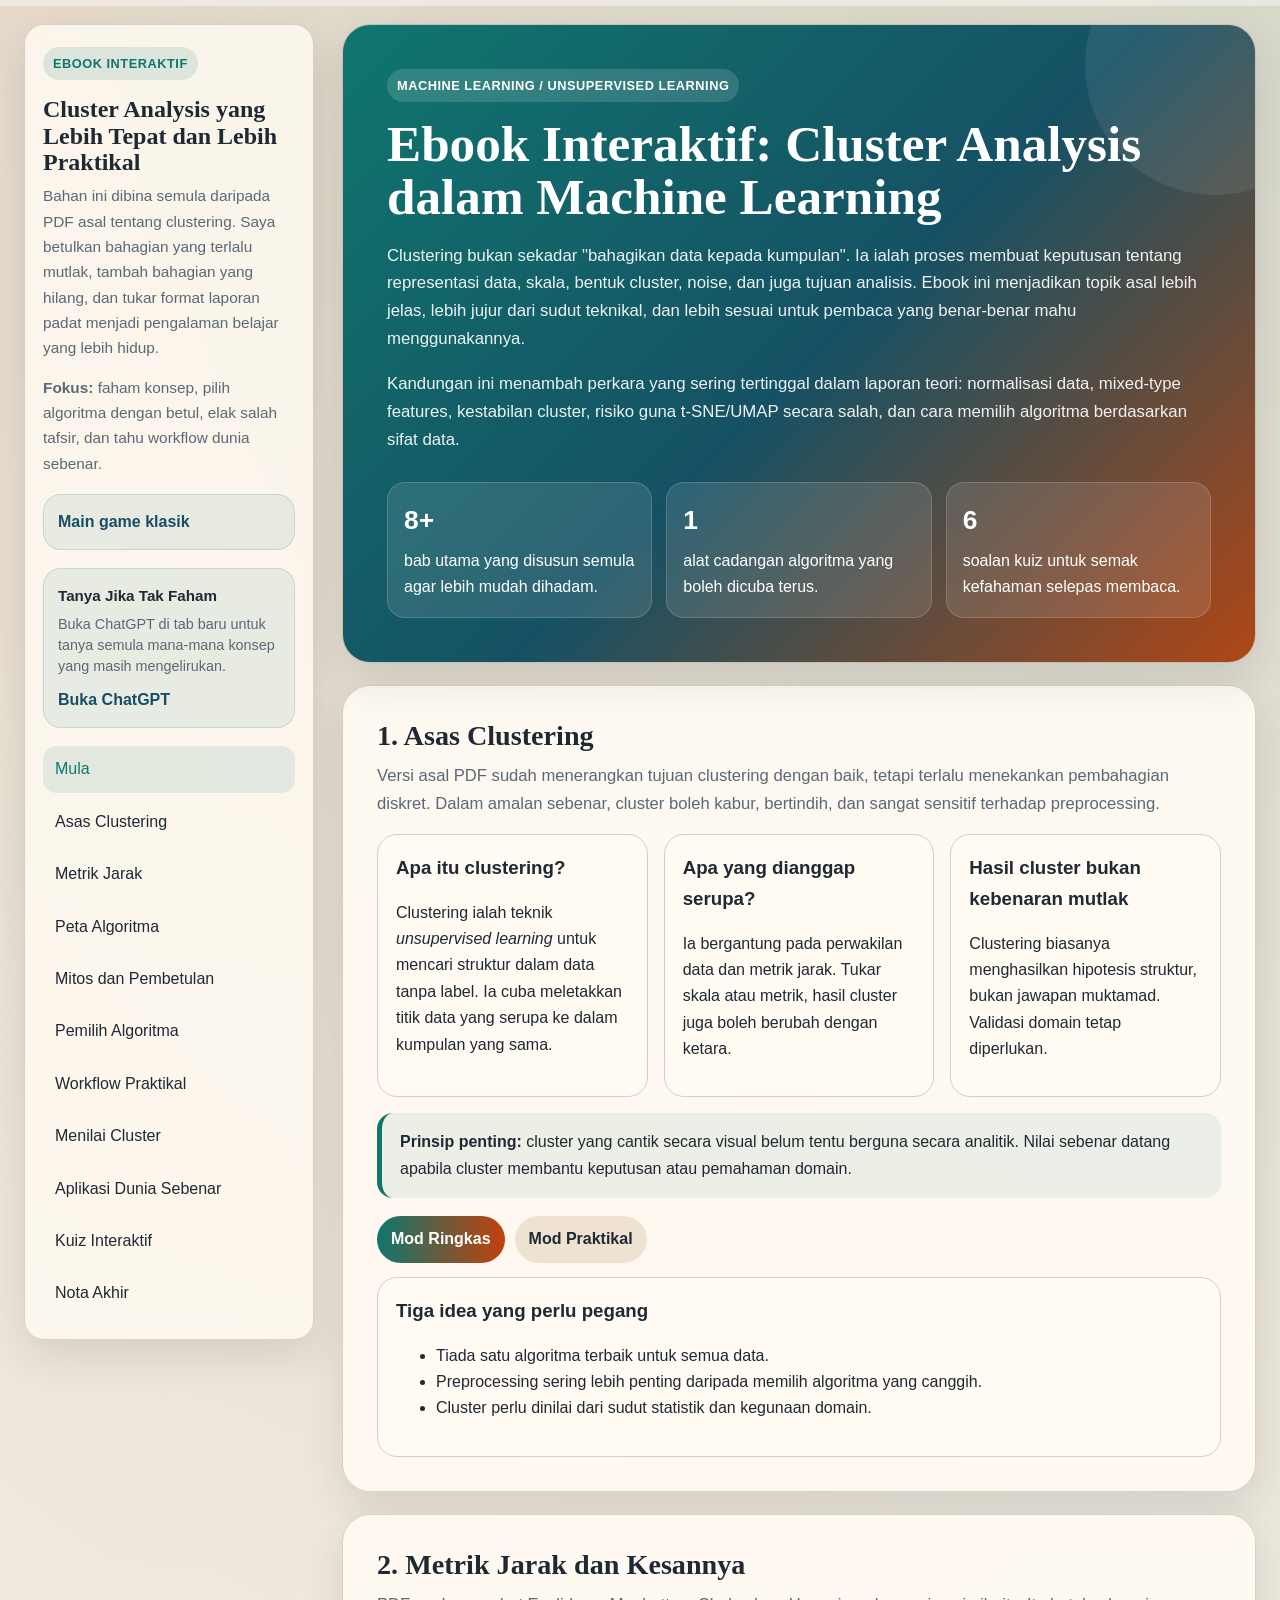
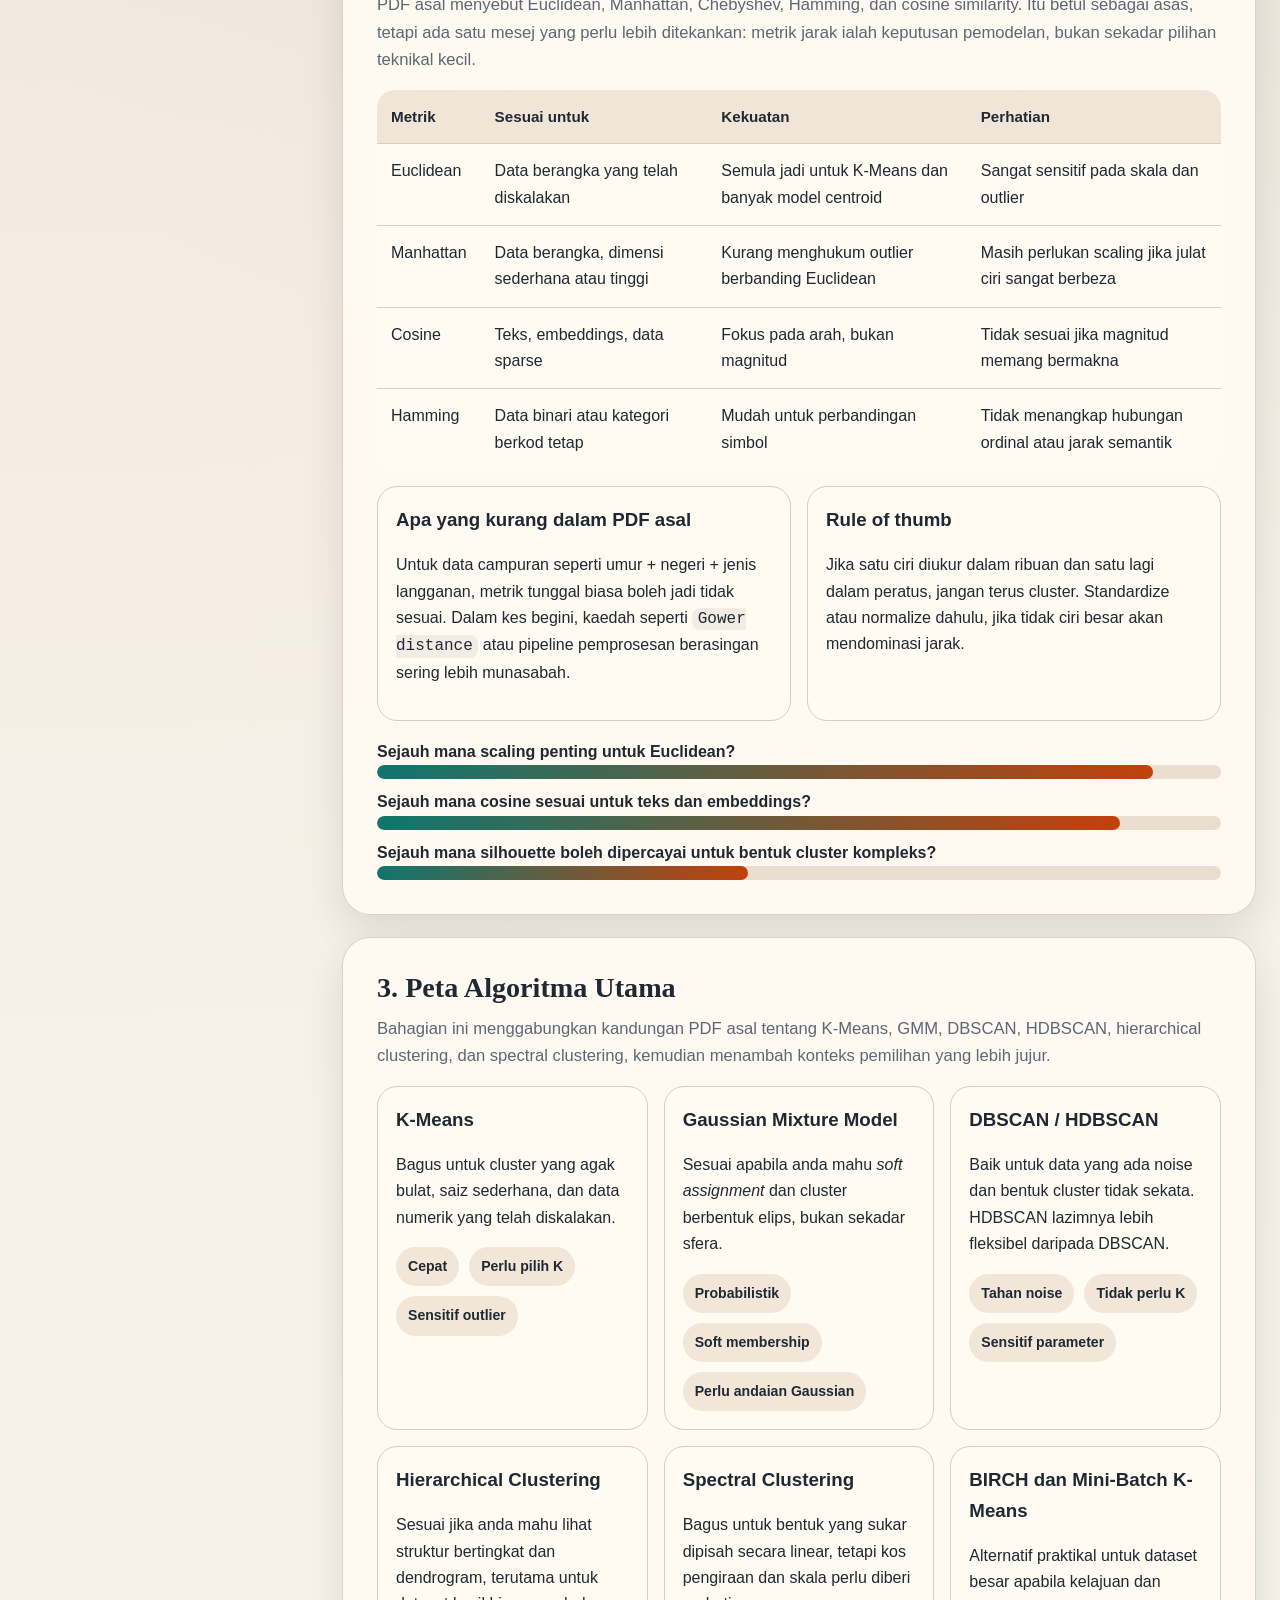
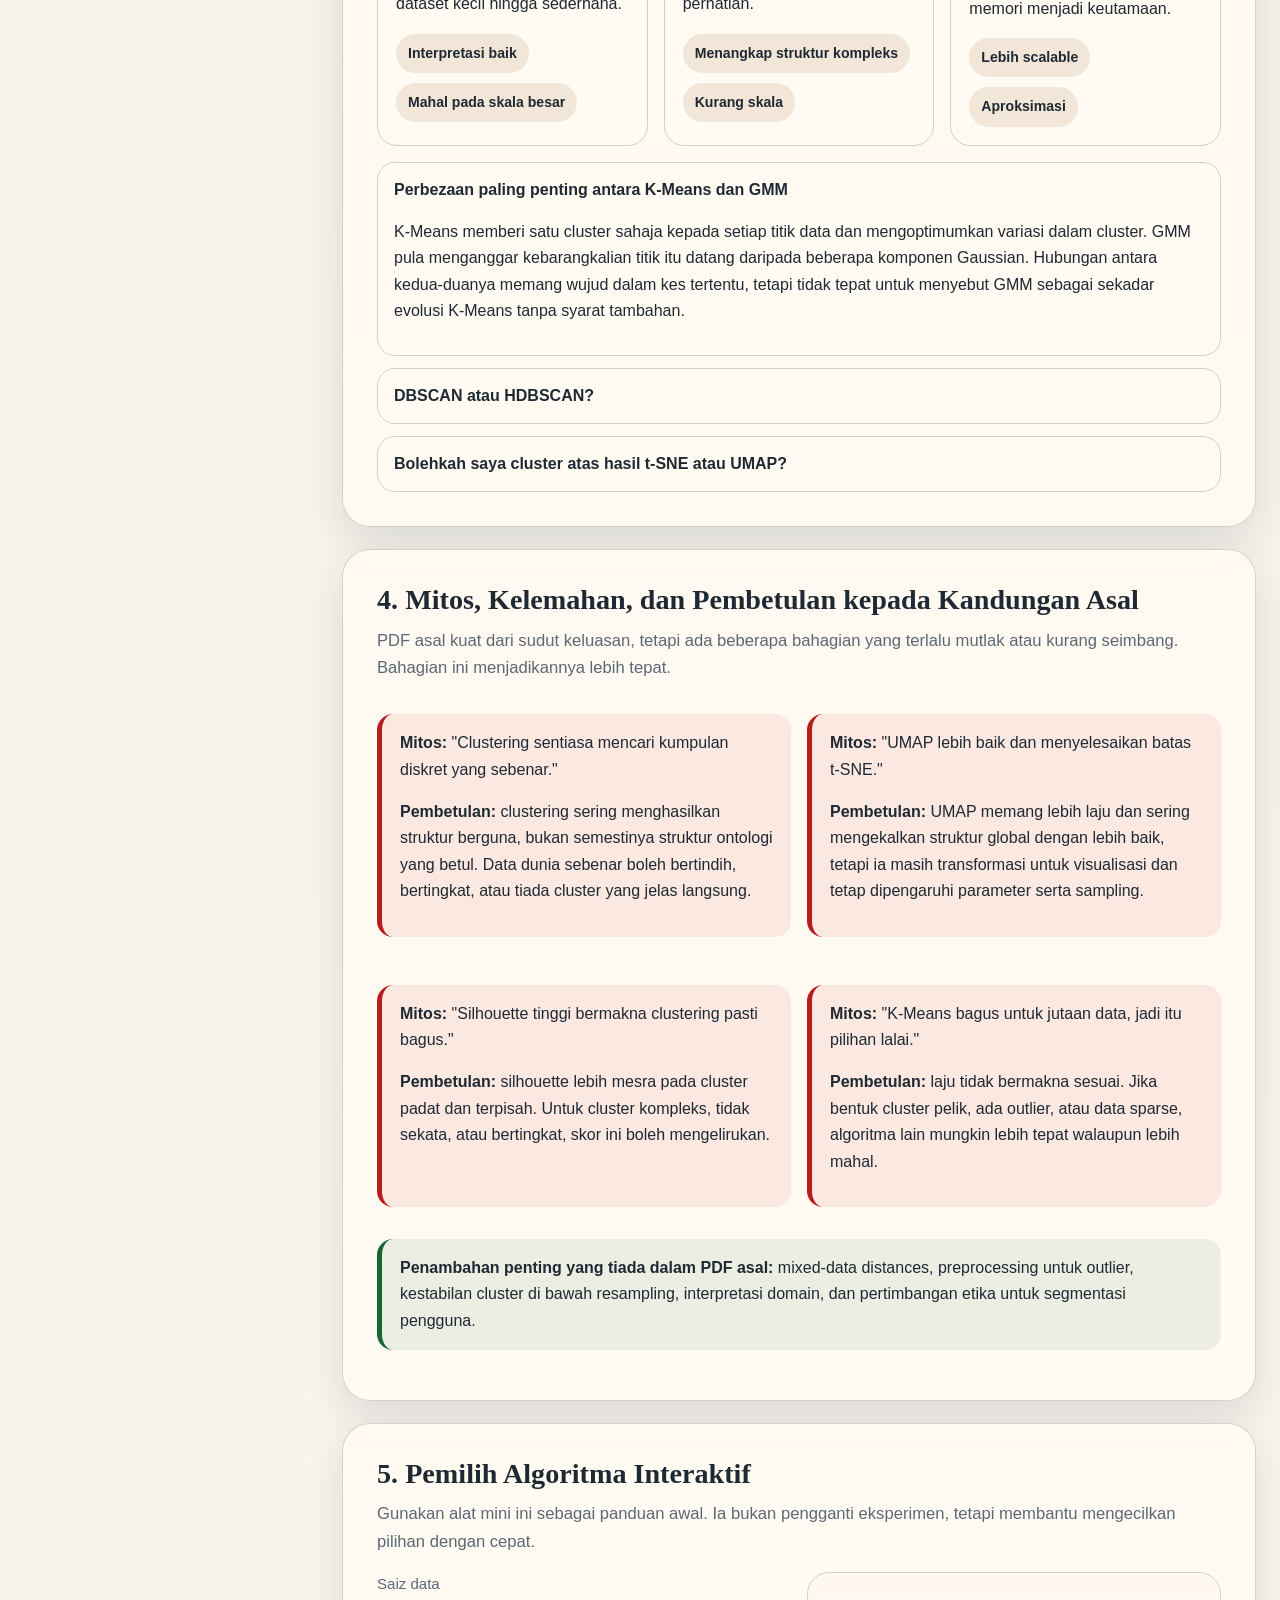
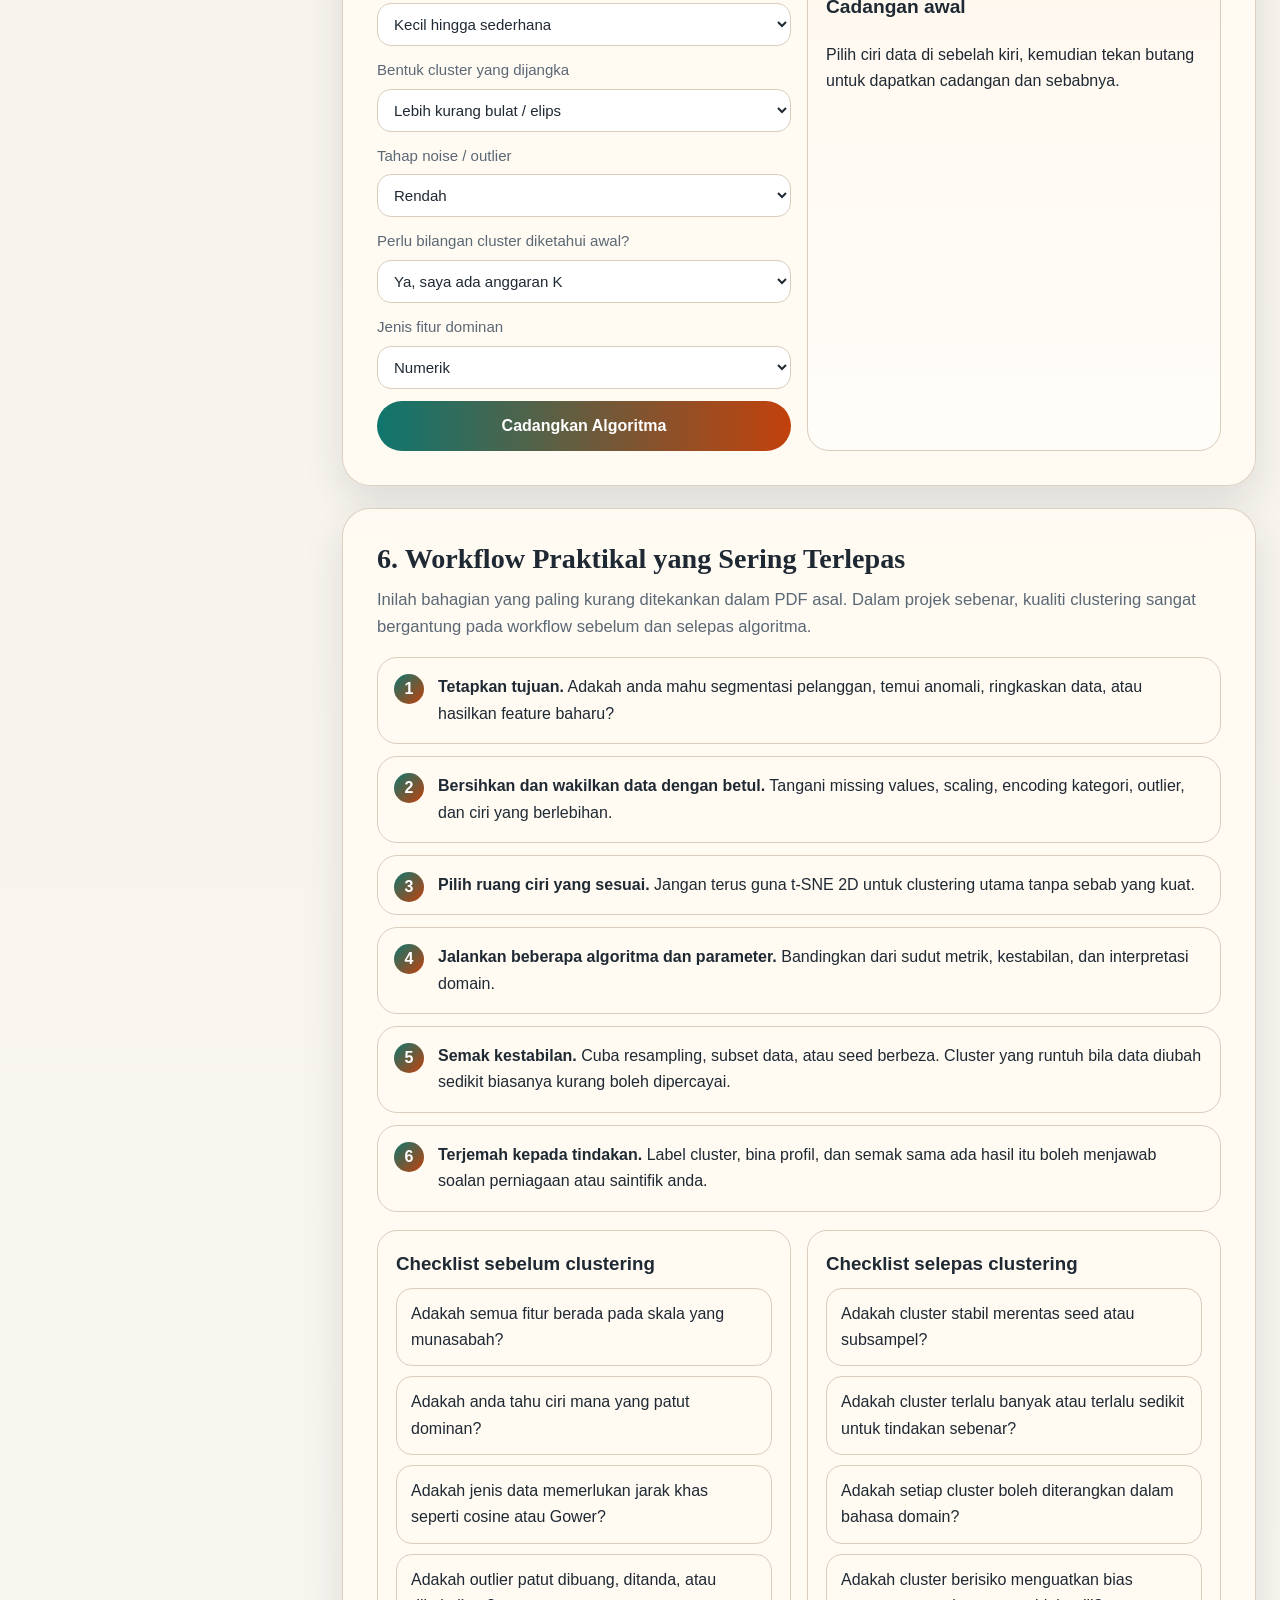
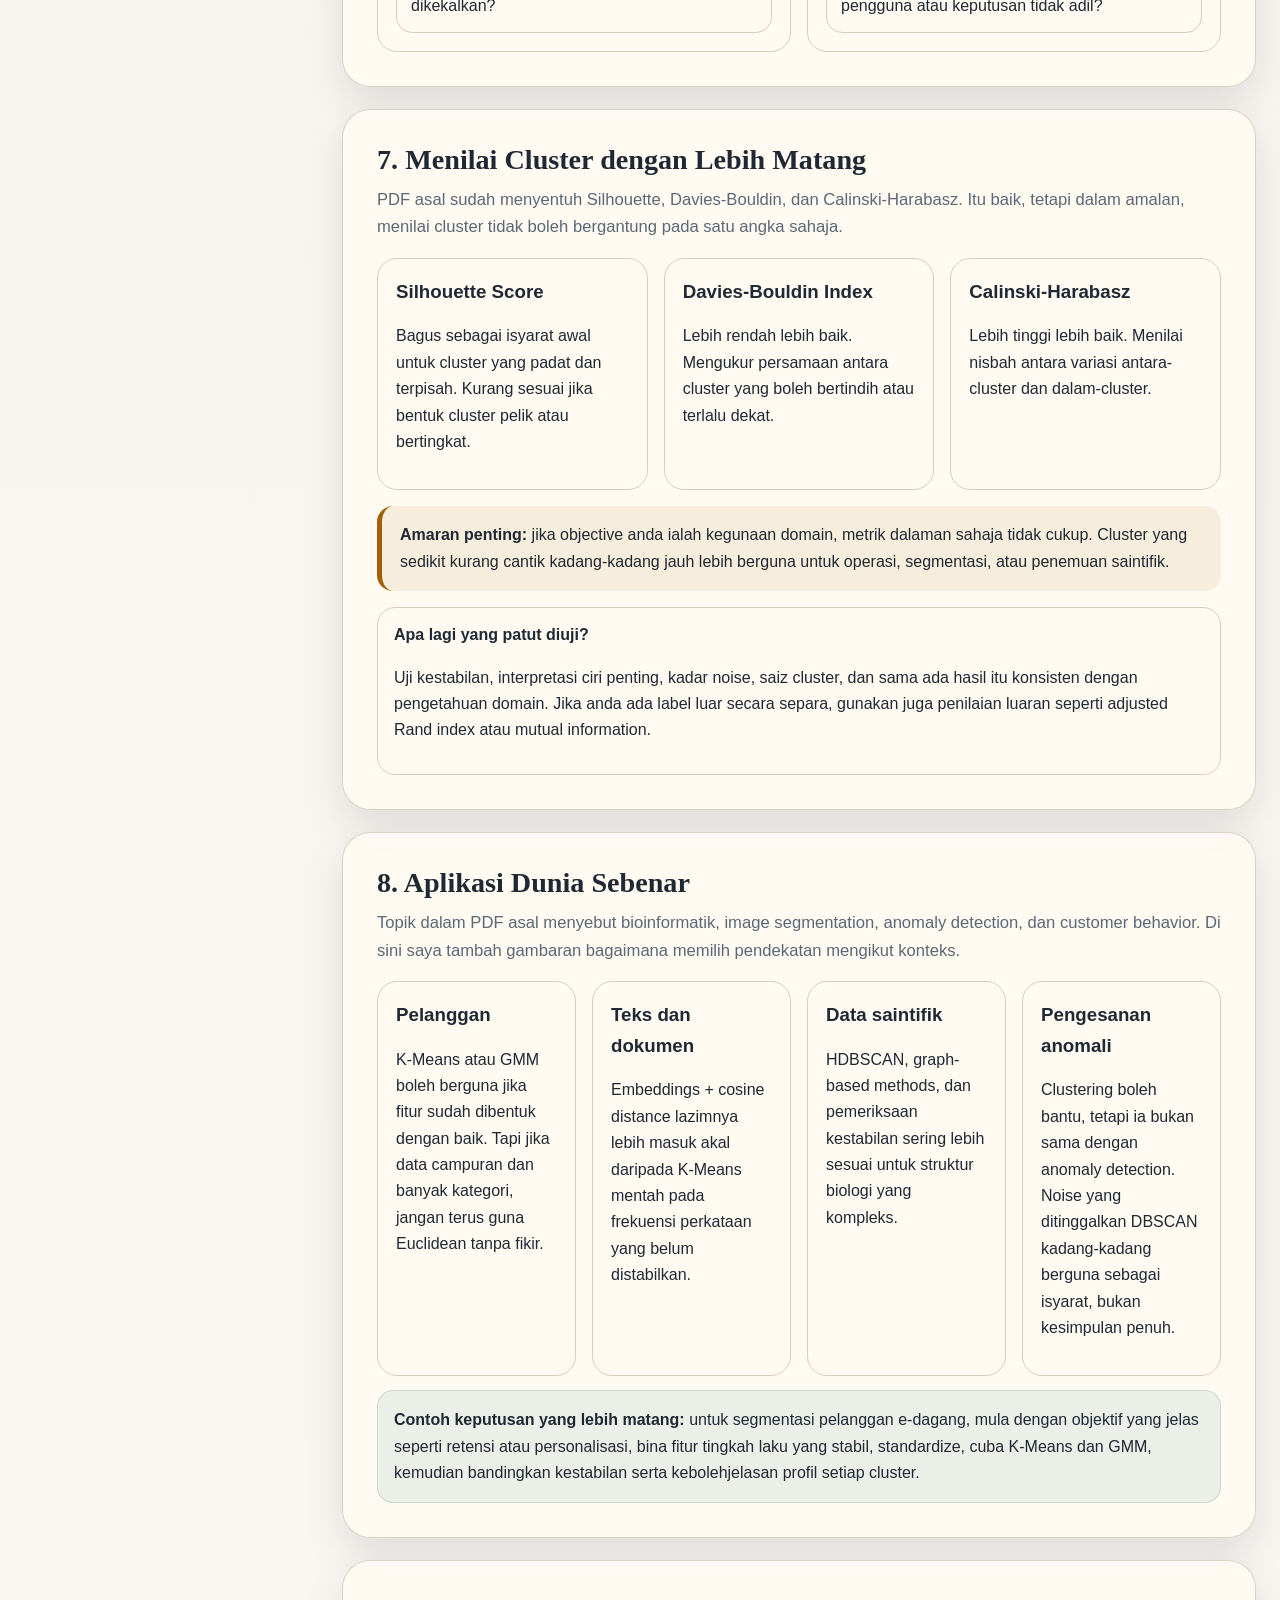
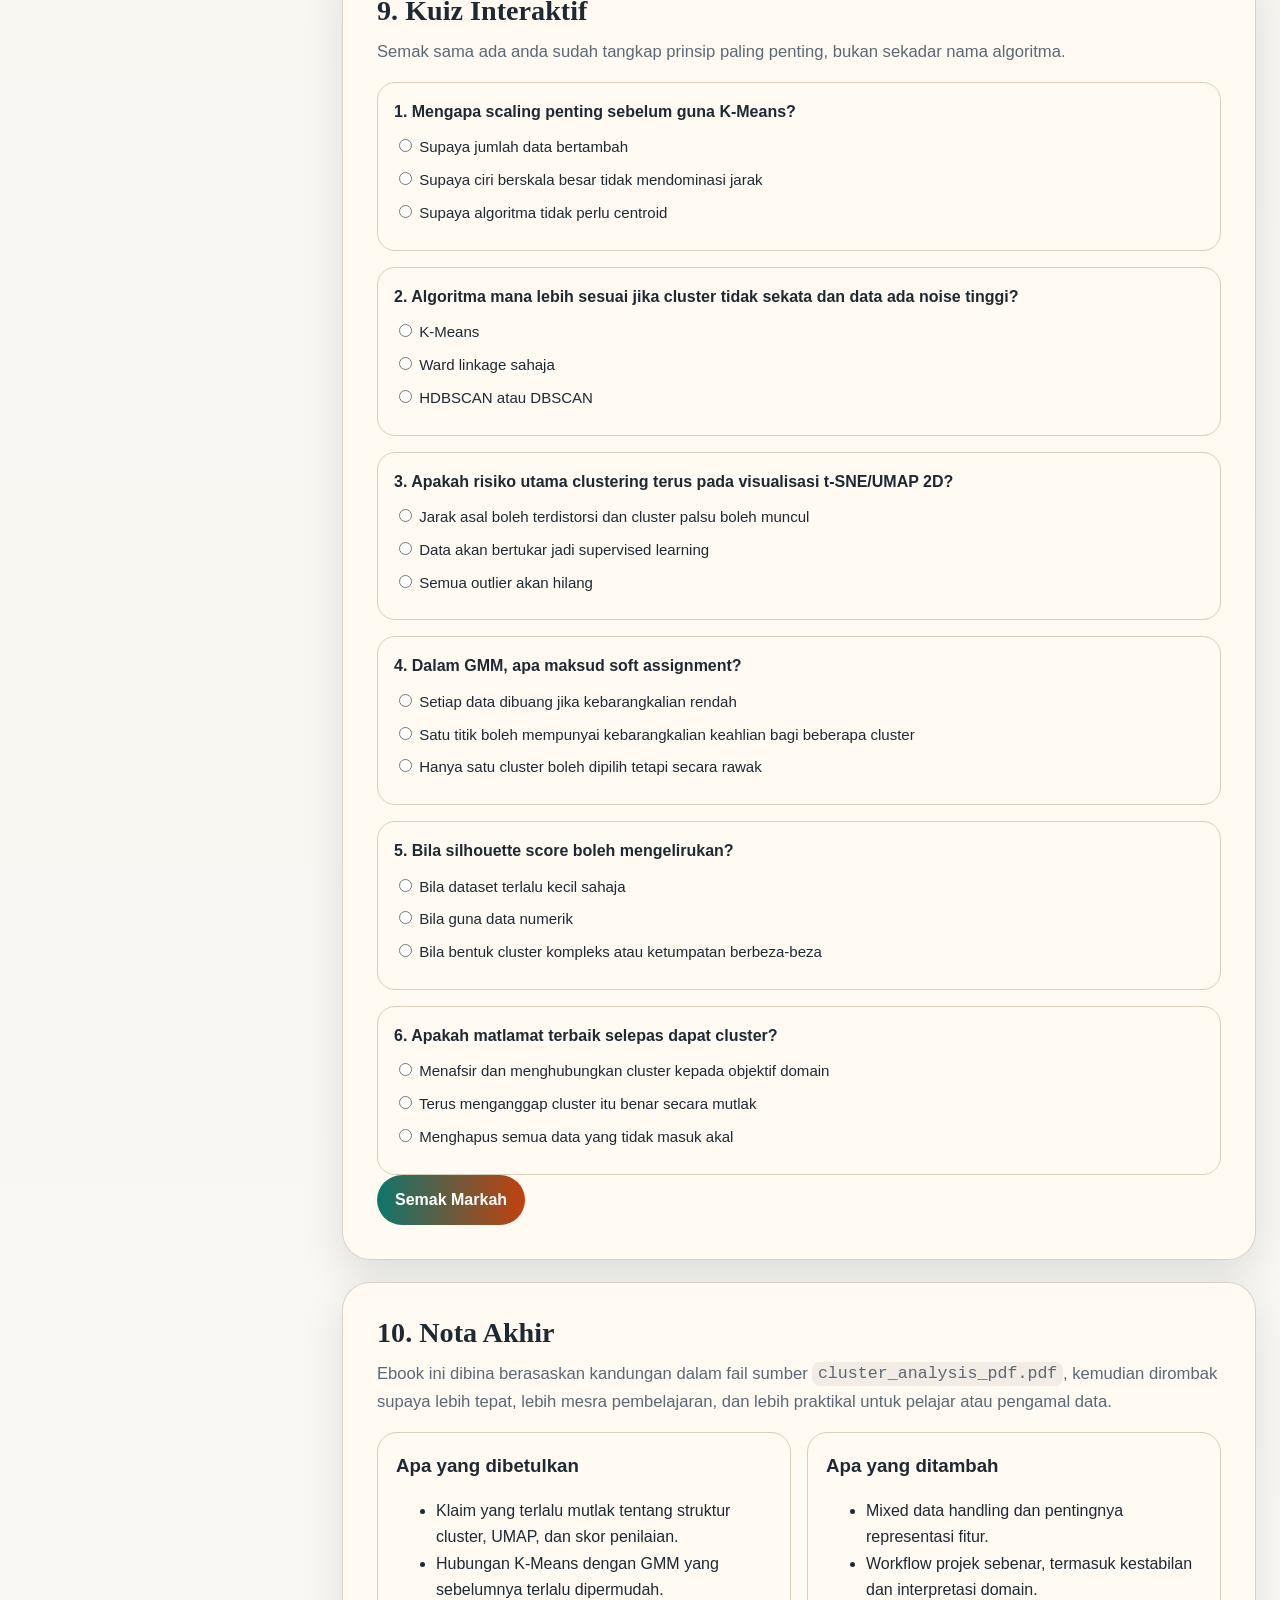
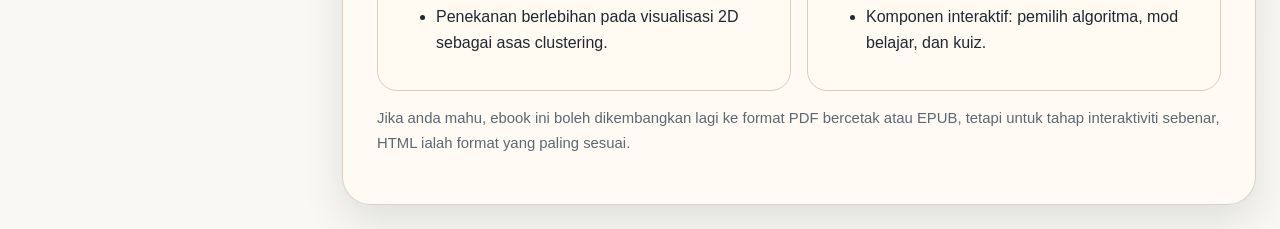
<file: docs/index.html>
<!DOCTYPE html>
<html lang="ms">
<head>
  <meta charset="UTF-8">
  <meta name="viewport" content="width=device-width, initial-scale=1.0">
  <title>Ebook Interaktif: Cluster Analysis dalam Machine Learning</title>
  <style>
    :root {
      --paper: #fffaf2;
      --ink: #1f2933;
      --muted: #5b6875;
      --line: #d9cdbd;
      --accent: #0f766e;
      --accent-2: #c2410c;
      --accent-3: #164e63;
      --good: #166534;
      --warn: #a16207;
      --bad: #b91c1c;
      --shadow: 0 16px 40px rgba(31, 41, 51, 0.12);
      --radius: 20px;
      --mono: "Consolas", "Courier New", monospace;
      --serif: Georgia, "Times New Roman", serif;
      --sans: "Segoe UI", Tahoma, Geneva, Verdana, sans-serif;
    }
    * { box-sizing: border-box; }
    html { scroll-behavior: smooth; }
    body {
      margin: 0;
      font-family: var(--sans);
      color: var(--ink);
      background:
        radial-gradient(circle at top left, rgba(194, 65, 12, 0.08), transparent 28%),
        radial-gradient(circle at top right, rgba(15, 118, 110, 0.12), transparent 22%),
        linear-gradient(180deg, #f4ede1 0%, #f7f3ec 35%, #f9f8f4 100%);
      line-height: 1.65;
    }
    a { color: var(--accent-3); text-decoration: none; }
    a:hover { text-decoration: underline; }
    .progress { position: fixed; inset: 0 0 auto 0; height: 6px; background: rgba(255,255,255,0.4); z-index: 1000; }
    .progress > span { display: block; height: 100%; width: 0; background: linear-gradient(90deg, var(--accent), var(--accent-2)); transition: width 0.15s linear; }
    .shell { display: grid; grid-template-columns: 290px minmax(0, 1fr); gap: 28px; max-width: 1400px; margin: 0 auto; padding: 24px; }
    .sidebar { position: sticky; top: 24px; align-self: start; background: rgba(255, 250, 242, 0.82); backdrop-filter: blur(10px); border: 1px solid rgba(217, 205, 189, 0.9); border-radius: var(--radius); box-shadow: var(--shadow); padding: 22px 18px; }
    .brand { font-family: var(--serif); font-size: 1.5rem; line-height: 1.1; margin: 0 0 8px; }
    .tag { display: inline-block; padding: 6px 10px; border-radius: 999px; background: rgba(15, 118, 110, 0.12); color: var(--accent); font-size: 0.8rem; font-weight: 700; letter-spacing: 0.04em; text-transform: uppercase; margin-bottom: 16px; }
    .sidebar p { margin: 0 0 14px; color: var(--muted); font-size: 0.96rem; }
    .side-feature { margin: 18px 0 0; padding: 14px; border-radius: 18px; background: rgba(15, 118, 110, 0.08); border: 1px solid rgba(15, 118, 110, 0.16); }
    .side-feature strong { display: block; margin-bottom: 6px; font-size: 0.95rem; }
    .side-feature p { margin: 0 0 10px; color: var(--muted); font-size: 0.9rem; line-height: 1.45; }
    .side-feature a { display: block; font-weight: 700; }
    .toc { list-style: none; padding: 0; margin: 18px 0 0; display: grid; gap: 6px; }
    .toc a { display: block; padding: 10px 12px; border-radius: 14px; color: var(--ink); transition: 0.2s ease; }
    .toc a:hover, .toc a.active { background: rgba(15, 118, 110, 0.1); color: var(--accent); text-decoration: none; }
    .main { display: grid; gap: 22px; min-width: 0; }
    .panel { background: rgba(255, 250, 242, 0.92); border: 1px solid rgba(217, 205, 189, 0.9); border-radius: 28px; box-shadow: var(--shadow); overflow: hidden; }
    .hero { padding: 44px; background: linear-gradient(135deg, rgba(15, 118, 110, 0.96), rgba(22, 78, 99, 0.92) 52%, rgba(194, 65, 12, 0.9)), #0f766e; color: white; position: relative; isolation: isolate; }
    .hero::after { content: ""; position: absolute; right: -90px; top: -90px; width: 260px; height: 260px; border-radius: 50%; background: rgba(255,255,255,0.08); z-index: -1; }
    .hero h1 { font-family: var(--serif); font-size: clamp(2.1rem, 4vw, 4rem); line-height: 1.03; margin: 0 0 18px; max-width: 900px; }
    .hero p { margin: 0 0 18px; max-width: 850px; font-size: 1.05rem; color: rgba(255,255,255,0.92); }
    .hero-grid { display: grid; grid-template-columns: repeat(3, minmax(0, 1fr)); gap: 14px; margin-top: 28px; }
    .hero-card { background: rgba(255,255,255,0.11); border: 1px solid rgba(255,255,255,0.16); border-radius: 18px; padding: 16px; }
    .hero-card strong { display: block; font-size: 1.65rem; margin-bottom: 6px; }
    section { padding: 34px; scroll-margin-top: 16px; }
    section h2 { font-family: var(--serif); font-size: clamp(1.6rem, 2.2vw, 2.4rem); line-height: 1.15; margin: 0 0 10px; }
    section > p.lead { margin-top: 0; color: var(--muted); font-size: 1.04rem; max-width: 850px; }
    .grid-2, .grid-3, .grid-4 { display: grid; gap: 16px; }
    .grid-2 { grid-template-columns: repeat(2, minmax(0, 1fr)); }
    .grid-3 { grid-template-columns: repeat(3, minmax(0, 1fr)); }
    .grid-4 { grid-template-columns: repeat(4, minmax(0, 1fr)); }
    .card { background: var(--paper); border: 1px solid var(--line); border-radius: 20px; padding: 18px; }
    .card h3, .card h4 { margin-top: 0; margin-bottom: 8px; }
    .pill-row { display: flex; flex-wrap: wrap; gap: 10px; margin: 12px 0 0; }
    .pill { padding: 8px 12px; border-radius: 999px; background: #f1e6d7; font-size: 0.88rem; font-weight: 600; }
    .callout { border-left: 5px solid var(--accent); background: rgba(15, 118, 110, 0.07); padding: 16px 18px; border-radius: 16px; margin: 16px 0; }
    .warn { border-left-color: var(--warn); background: rgba(161, 98, 7, 0.09); }
    .bad { border-left-color: var(--bad); background: rgba(185, 28, 28, 0.08); }
    .good { border-left-color: var(--good); background: rgba(22, 101, 52, 0.08); }
    table { width: 100%; border-collapse: collapse; margin-top: 12px; background: var(--paper); border-radius: 18px; overflow: hidden; }
    th, td { text-align: left; padding: 14px; border-bottom: 1px solid var(--line); vertical-align: top; }
    th { background: #f0e5d7; font-size: 0.95rem; }
    tr:last-child td { border-bottom: none; }
    details { border: 1px solid var(--line); border-radius: 18px; padding: 14px 16px; background: var(--paper); }
    details + details { margin-top: 12px; }
    summary { cursor: pointer; font-weight: 700; list-style: none; }
    summary::-webkit-details-marker { display: none; }
    .checklist { list-style: none; padding: 0; margin: 0; display: grid; gap: 10px; }
    .checklist li { padding: 12px 14px; background: var(--paper); border-radius: 16px; border: 1px solid var(--line); }
    .flow { display: grid; gap: 12px; counter-reset: steps; }
    .flow div { position: relative; padding: 16px 16px 16px 60px; background: var(--paper); border: 1px solid var(--line); border-radius: 20px; }
    .flow div::before { counter-increment: steps; content: counter(steps); position: absolute; left: 16px; top: 16px; width: 30px; height: 30px; border-radius: 50%; display: grid; place-items: center; font-weight: 800; background: linear-gradient(135deg, var(--accent), var(--accent-2)); color: white; }
    .algo-picker { display: grid; grid-template-columns: repeat(2, minmax(0, 1fr)); gap: 16px; }
    .picker-form { display: grid; gap: 12px; }
    label { display: grid; gap: 6px; font-size: 0.94rem; color: var(--muted); }
    select { width: 100%; padding: 11px 12px; border-radius: 14px; border: 1px solid var(--line); background: white; font: inherit; color: var(--ink); }
    .recommendation { background: linear-gradient(180deg, #fff8ef, #fffdf9); border: 1px solid var(--line); border-radius: 22px; padding: 18px; }
    .recommendation h3 { margin-top: 0; font-size: 1.2rem; }
    .metric-gauge { display: grid; gap: 10px; }
    .metric-bar { height: 14px; border-radius: 999px; background: #eadfce; overflow: hidden; }
    .metric-bar span { display: block; height: 100%; border-radius: inherit; background: linear-gradient(90deg, var(--accent), var(--accent-2)); }
    .quiz { display: grid; gap: 16px; }
    .question { padding: 16px; border: 1px solid var(--line); background: var(--paper); border-radius: 18px; }
    .question h4 { margin: 0 0 10px; }
    .question label { color: var(--ink); display: block; margin: 8px 0; cursor: pointer; }
    button { border: none; border-radius: 999px; padding: 12px 18px; font: inherit; font-weight: 700; cursor: pointer; background: linear-gradient(90deg, var(--accent), var(--accent-2)); color: white; }
    .quiz-result, .mini-output { margin-top: 14px; padding: 16px; border-radius: 16px; background: rgba(15, 118, 110, 0.08); border: 1px solid rgba(15, 118, 110, 0.18); display: none; }
    .tabs { display: flex; flex-wrap: wrap; gap: 10px; margin: 18px 0 14px; }
    .tab-button { background: #efe2d0; color: var(--ink); padding: 10px 14px; }
    .tab-button.active { background: linear-gradient(90deg, var(--accent), var(--accent-2)); color: white; }
    .tab-panel { display: none; }
    .tab-panel.active { display: block; }
    .footer-note { color: var(--muted); font-size: 0.93rem; }
    code { font-family: var(--mono); background: #f2ece4; padding: 0.15rem 0.35rem; border-radius: 8px; }
    @media (max-width: 1100px) {
      .shell { grid-template-columns: 1fr; }
      .sidebar { position: relative; top: 0; }
      .grid-4 { grid-template-columns: repeat(2, minmax(0, 1fr)); }
    }
    @media (max-width: 760px) {
      .hero, section { padding: 24px; }
      .hero-grid, .grid-2, .grid-3, .grid-4, .algo-picker { grid-template-columns: 1fr; }
    }
  </style>
</head>
<body>
  <div class="progress"><span id="readingProgress"></span></div>
  <div class="shell">
    <aside class="sidebar">
      <div class="tag">Ebook Interaktif</div>
      <h1 class="brand">Cluster Analysis yang Lebih Tepat dan Lebih Praktikal</h1>
      <p>Bahan ini dibina semula daripada PDF asal tentang clustering. Saya betulkan bahagian yang terlalu mutlak, tambah bahagian yang hilang, dan tukar format laporan padat menjadi pengalaman belajar yang lebih hidup.</p>
      <p><strong>Fokus:</strong> faham konsep, pilih algoritma dengan betul, elak salah tafsir, dan tahu workflow dunia sebenar.</p>
      <div class="side-feature">
        <a href="./snake/">Main game klasik</a>
      </div>
      <div class="side-feature">
        <strong>Tanya Jika Tak Faham</strong>
        <p>Buka ChatGPT di tab baru untuk tanya semula mana-mana konsep yang masih mengelirukan.</p>
        <a href="https://chatgpt.com/" target="_blank" rel="noopener noreferrer">Buka ChatGPT</a>
      </div>
      <nav>
        <ul class="toc">
          <li><a href="#mula">Mula</a></li>
          <li><a href="#asas">Asas Clustering</a></li>
          <li><a href="#metriks">Metrik Jarak</a></li>
          <li><a href="#algoritma">Peta Algoritma</a></li>
          <li><a href="#pembetulan">Mitos dan Pembetulan</a></li>
          <li><a href="#pemilihan">Pemilih Algoritma</a></li>
          <li><a href="#workflow">Workflow Praktikal</a></li>
          <li><a href="#penilaian">Menilai Cluster</a></li>
          <li><a href="#aplikasi">Aplikasi Dunia Sebenar</a></li>
          <li><a href="#quiz">Kuiz Interaktif</a></li>
          <li><a href="#rujukan">Nota Akhir</a></li>
        </ul>
      </nav>
    </aside>
    <main class="main">
      <article class="panel hero" id="mula">
        <div class="tag" style="background: rgba(255,255,255,0.14); color: white;">Machine Learning / Unsupervised Learning</div>
        <h1>Ebook Interaktif: Cluster Analysis dalam Machine Learning</h1>
        <p>Clustering bukan sekadar "bahagikan data kepada kumpulan". Ia ialah proses membuat keputusan tentang representasi data, skala, bentuk cluster, noise, dan juga tujuan analisis. Ebook ini menjadikan topik asal lebih jelas, lebih jujur dari sudut teknikal, dan lebih sesuai untuk pembaca yang benar-benar mahu menggunakannya.</p>
        <p>Kandungan ini menambah perkara yang sering tertinggal dalam laporan teori: normalisasi data, mixed-type features, kestabilan cluster, risiko guna t-SNE/UMAP secara salah, dan cara memilih algoritma berdasarkan sifat data.</p>
        <div class="hero-grid">
          <div class="hero-card"><strong>8+</strong>bab utama yang disusun semula agar lebih mudah dihadam.</div>
          <div class="hero-card"><strong>1</strong>alat cadangan algoritma yang boleh dicuba terus.</div>
          <div class="hero-card"><strong>6</strong>soalan kuiz untuk semak kefahaman selepas membaca.</div>
        </div>
      </article>
      <article class="panel">
        <section id="asas">
          <h2>1. Asas Clustering</h2>
          <p class="lead">Versi asal PDF sudah menerangkan tujuan clustering dengan baik, tetapi terlalu menekankan pembahagian diskret. Dalam amalan sebenar, cluster boleh kabur, bertindih, dan sangat sensitif terhadap preprocessing.</p>
          <div class="grid-3">
            <div class="card"><h3>Apa itu clustering?</h3><p>Clustering ialah teknik <em>unsupervised learning</em> untuk mencari struktur dalam data tanpa label. Ia cuba meletakkan titik data yang serupa ke dalam kumpulan yang sama.</p></div>
            <div class="card"><h3>Apa yang dianggap serupa?</h3><p>Ia bergantung pada perwakilan data dan metrik jarak. Tukar skala atau metrik, hasil cluster juga boleh berubah dengan ketara.</p></div>
            <div class="card"><h3>Hasil cluster bukan kebenaran mutlak</h3><p>Clustering biasanya menghasilkan hipotesis struktur, bukan jawapan muktamad. Validasi domain tetap diperlukan.</p></div>
          </div>
          <div class="callout"><strong>Prinsip penting:</strong> cluster yang cantik secara visual belum tentu berguna secara analitik. Nilai sebenar datang apabila cluster membantu keputusan atau pemahaman domain.</div>
          <div class="tabs" role="tablist" aria-label="Mod pembaca">
            <button class="tab-button active" data-tab="tab-beginner">Mod Ringkas</button>
            <button class="tab-button" data-tab="tab-advanced">Mod Praktikal</button>
          </div>
          <div class="tab-panel active" id="tab-beginner">
            <div class="card">
              <h3>Tiga idea yang perlu pegang</h3>
              <ul>
                <li>Tiada satu algoritma terbaik untuk semua data.</li>
                <li>Preprocessing sering lebih penting daripada memilih algoritma yang canggih.</li>
                <li>Cluster perlu dinilai dari sudut statistik dan kegunaan domain.</li>
              </ul>
            </div>
          </div>
          <div class="tab-panel" id="tab-advanced">
            <div class="card">
              <h3>Soalan teknikal sebelum mula</h3>
              <ul>
                <li>Adakah fitur anda berangka, kategori, sparse, atau gabungan?</li>
                <li>Adakah bentuk cluster dijangka sfera, padat, memanjang, atau tidak sekata?</li>
                <li>Adakah anda perlukan model yang boleh digunakan pada data baharu dengan mudah?</li>
                <li>Adakah objektif anda segmentasi, eksplorasi, denoising, atau feature engineering?</li>
              </ul>
            </div>
          </div>
        </section>
      </article>
      <article class="panel">
        <section id="metriks">
          <h2>2. Metrik Jarak dan Kesannya</h2>
          <p class="lead">PDF asal menyebut Euclidean, Manhattan, Chebyshev, Hamming, dan cosine similarity. Itu betul sebagai asas, tetapi ada satu mesej yang perlu lebih ditekankan: metrik jarak ialah keputusan pemodelan, bukan sekadar pilihan teknikal kecil.</p>
          <table>
            <thead><tr><th>Metrik</th><th>Sesuai untuk</th><th>Kekuatan</th><th>Perhatian</th></tr></thead>
            <tbody>
              <tr><td>Euclidean</td><td>Data berangka yang telah diskalakan</td><td>Semula jadi untuk K-Means dan banyak model centroid</td><td>Sangat sensitif pada skala dan outlier</td></tr>
              <tr><td>Manhattan</td><td>Data berangka, dimensi sederhana atau tinggi</td><td>Kurang menghukum outlier berbanding Euclidean</td><td>Masih perlukan scaling jika julat ciri sangat berbeza</td></tr>
              <tr><td>Cosine</td><td>Teks, embeddings, data sparse</td><td>Fokus pada arah, bukan magnitud</td><td>Tidak sesuai jika magnitud memang bermakna</td></tr>
              <tr><td>Hamming</td><td>Data binari atau kategori berkod tetap</td><td>Mudah untuk perbandingan simbol</td><td>Tidak menangkap hubungan ordinal atau jarak semantik</td></tr>
            </tbody>
          </table>
          <div class="grid-2" style="margin-top: 16px;">
            <div class="card"><h3>Apa yang kurang dalam PDF asal</h3><p>Untuk data campuran seperti umur + negeri + jenis langganan, metrik tunggal biasa boleh jadi tidak sesuai. Dalam kes begini, kaedah seperti <code>Gower distance</code> atau pipeline pemprosesan berasingan sering lebih munasabah.</p></div>
            <div class="card"><h3>Rule of thumb</h3><p>Jika satu ciri diukur dalam ribuan dan satu lagi dalam peratus, jangan terus cluster. Standardize atau normalize dahulu, jika tidak ciri besar akan mendominasi jarak.</p></div>
          </div>
          <div class="metric-gauge" style="margin-top: 18px;">
            <div><strong>Sejauh mana scaling penting untuk Euclidean?</strong><div class="metric-bar"><span style="width: 92%;"></span></div></div>
            <div><strong>Sejauh mana cosine sesuai untuk teks dan embeddings?</strong><div class="metric-bar"><span style="width: 88%;"></span></div></div>
            <div><strong>Sejauh mana silhouette boleh dipercayai untuk bentuk cluster kompleks?</strong><div class="metric-bar"><span style="width: 44%;"></span></div></div>
          </div>
        </section>
      </article>
      <article class="panel">
        <section id="algoritma">
          <h2>3. Peta Algoritma Utama</h2>
          <p class="lead">Bahagian ini menggabungkan kandungan PDF asal tentang K-Means, GMM, DBSCAN, HDBSCAN, hierarchical clustering, dan spectral clustering, kemudian menambah konteks pemilihan yang lebih jujur.</p>
          <div class="grid-3">
            <div class="card"><h3>K-Means</h3><p>Bagus untuk cluster yang agak bulat, saiz sederhana, dan data numerik yang telah diskalakan.</p><div class="pill-row"><span class="pill">Cepat</span><span class="pill">Perlu pilih K</span><span class="pill">Sensitif outlier</span></div></div>
            <div class="card"><h3>Gaussian Mixture Model</h3><p>Sesuai apabila anda mahu <em>soft assignment</em> dan cluster berbentuk elips, bukan sekadar sfera.</p><div class="pill-row"><span class="pill">Probabilistik</span><span class="pill">Soft membership</span><span class="pill">Perlu andaian Gaussian</span></div></div>
            <div class="card"><h3>DBSCAN / HDBSCAN</h3><p>Baik untuk data yang ada noise dan bentuk cluster tidak sekata. HDBSCAN lazimnya lebih fleksibel daripada DBSCAN.</p><div class="pill-row"><span class="pill">Tahan noise</span><span class="pill">Tidak perlu K</span><span class="pill">Sensitif parameter</span></div></div>
            <div class="card"><h3>Hierarchical Clustering</h3><p>Sesuai jika anda mahu lihat struktur bertingkat dan dendrogram, terutama untuk dataset kecil hingga sederhana.</p><div class="pill-row"><span class="pill">Interpretasi baik</span><span class="pill">Mahal pada skala besar</span></div></div>
            <div class="card"><h3>Spectral Clustering</h3><p>Bagus untuk bentuk yang sukar dipisah secara linear, tetapi kos pengiraan dan skala perlu diberi perhatian.</p><div class="pill-row"><span class="pill">Menangkap struktur kompleks</span><span class="pill">Kurang skala</span></div></div>
            <div class="card"><h3>BIRCH dan Mini-Batch K-Means</h3><p>Alternatif praktikal untuk dataset besar apabila kelajuan dan memori menjadi keutamaan.</p><div class="pill-row"><span class="pill">Lebih scalable</span><span class="pill">Aproksimasi</span></div></div>
          </div>
          <details style="margin-top: 16px;" open><summary>Perbezaan paling penting antara K-Means dan GMM</summary><p>K-Means memberi satu cluster sahaja kepada setiap titik data dan mengoptimumkan variasi dalam cluster. GMM pula menganggar kebarangkalian titik itu datang daripada beberapa komponen Gaussian. Hubungan antara kedua-duanya memang wujud dalam kes tertentu, tetapi tidak tepat untuk menyebut GMM sebagai sekadar evolusi K-Means tanpa syarat tambahan.</p></details>
          <details><summary>DBSCAN atau HDBSCAN?</summary><p>Jika ketumpatan cluster hampir seragam dan anda boleh pilih <code>eps</code> dengan baik, DBSCAN boleh cukup baik. Jika ketumpatan berubah-ubah, HDBSCAN biasanya lebih selamat kerana ia tidak memaksa satu ambang ketumpatan tunggal untuk semua cluster.</p></details>
          <details><summary>Bolehkah saya cluster atas hasil t-SNE atau UMAP?</summary><p>Boleh, tetapi perlu berhati-hati. Untuk visualisasi, ia berguna. Untuk clustering utama, hasil 2D itu boleh mengubah jarak asal dan menimbulkan cluster palsu. Lebih baik lakukan clustering pada ruang ciri yang lebih setia, contohnya data yang sudah diproses atau hasil PCA atau embedding yang sesuai.</p></details>
        </section>
      </article>
      <article class="panel">
        <section id="pembetulan">
          <h2>4. Mitos, Kelemahan, dan Pembetulan kepada Kandungan Asal</h2>
          <p class="lead">PDF asal kuat dari sudut keluasan, tetapi ada beberapa bahagian yang terlalu mutlak atau kurang seimbang. Bahagian ini menjadikannya lebih tepat.</p>
          <div class="grid-2">
            <div class="callout bad"><strong>Mitos:</strong> "Clustering sentiasa mencari kumpulan diskret yang sebenar."<p><strong>Pembetulan:</strong> clustering sering menghasilkan struktur berguna, bukan semestinya struktur ontologi yang betul. Data dunia sebenar boleh bertindih, bertingkat, atau tiada cluster yang jelas langsung.</p></div>
            <div class="callout bad"><strong>Mitos:</strong> "UMAP lebih baik dan menyelesaikan batas t-SNE."<p><strong>Pembetulan:</strong> UMAP memang lebih laju dan sering mengekalkan struktur global dengan lebih baik, tetapi ia masih transformasi untuk visualisasi dan tetap dipengaruhi parameter serta sampling.</p></div>
            <div class="callout bad"><strong>Mitos:</strong> "Silhouette tinggi bermakna clustering pasti bagus."<p><strong>Pembetulan:</strong> silhouette lebih mesra pada cluster padat dan terpisah. Untuk cluster kompleks, tidak sekata, atau bertingkat, skor ini boleh mengelirukan.</p></div>
            <div class="callout bad"><strong>Mitos:</strong> "K-Means bagus untuk jutaan data, jadi itu pilihan lalai."<p><strong>Pembetulan:</strong> laju tidak bermakna sesuai. Jika bentuk cluster pelik, ada outlier, atau data sparse, algoritma lain mungkin lebih tepat walaupun lebih mahal.</p></div>
          </div>
          <div class="callout good"><strong>Penambahan penting yang tiada dalam PDF asal:</strong> mixed-data distances, preprocessing untuk outlier, kestabilan cluster di bawah resampling, interpretasi domain, dan pertimbangan etika untuk segmentasi pengguna.</div>
        </section>
      </article>
      <article class="panel">
        <section id="pemilihan">
          <h2>5. Pemilih Algoritma Interaktif</h2>
          <p class="lead">Gunakan alat mini ini sebagai panduan awal. Ia bukan pengganti eksperimen, tetapi membantu mengecilkan pilihan dengan cepat.</p>
          <div class="algo-picker">
            <div class="picker-form">
              <label>Saiz data<select id="size"><option value="small">Kecil hingga sederhana</option><option value="large">Besar</option></select></label>
              <label>Bentuk cluster yang dijangka<select id="shape"><option value="round">Lebih kurang bulat / elips</option><option value="irregular">Tidak sekata / bentuk kompleks</option></select></label>
              <label>Tahap noise / outlier<select id="noise"><option value="low">Rendah</option><option value="high">Tinggi</option></select></label>
              <label>Perlu bilangan cluster diketahui awal?<select id="kknown"><option value="yes">Ya, saya ada anggaran K</option><option value="no">Tidak</option></select></label>
              <label>Jenis fitur dominan<select id="features"><option value="numeric">Numerik</option><option value="text">Teks / embeddings / sparse</option><option value="mixed">Campuran</option></select></label>
              <button type="button" id="runPicker">Cadangkan Algoritma</button>
            </div>
            <div class="recommendation" id="recommendationBox">
              <h3>Cadangan awal</h3>
              <p>Pilih ciri data di sebelah kiri, kemudian tekan butang untuk dapatkan cadangan dan sebabnya.</p>
            </div>
          </div>
        </section>
      </article>
      <article class="panel">
        <section id="workflow">
          <h2>6. Workflow Praktikal yang Sering Terlepas</h2>
          <p class="lead">Inilah bahagian yang paling kurang ditekankan dalam PDF asal. Dalam projek sebenar, kualiti clustering sangat bergantung pada workflow sebelum dan selepas algoritma.</p>
          <div class="flow">
            <div><strong>Tetapkan tujuan.</strong> Adakah anda mahu segmentasi pelanggan, temui anomali, ringkaskan data, atau hasilkan feature baharu?</div>
            <div><strong>Bersihkan dan wakilkan data dengan betul.</strong> Tangani missing values, scaling, encoding kategori, outlier, dan ciri yang berlebihan.</div>
            <div><strong>Pilih ruang ciri yang sesuai.</strong> Jangan terus guna t-SNE 2D untuk clustering utama tanpa sebab yang kuat.</div>
            <div><strong>Jalankan beberapa algoritma dan parameter.</strong> Bandingkan dari sudut metrik, kestabilan, dan interpretasi domain.</div>
            <div><strong>Semak kestabilan.</strong> Cuba resampling, subset data, atau seed berbeza. Cluster yang runtuh bila data diubah sedikit biasanya kurang boleh dipercayai.</div>
            <div><strong>Terjemah kepada tindakan.</strong> Label cluster, bina profil, dan semak sama ada hasil itu boleh menjawab soalan perniagaan atau saintifik anda.</div>
          </div>
          <div class="grid-2" style="margin-top: 18px;">
            <div class="card"><h3>Checklist sebelum clustering</h3><ul class="checklist"><li>Adakah semua fitur berada pada skala yang munasabah?</li><li>Adakah anda tahu ciri mana yang patut dominan?</li><li>Adakah jenis data memerlukan jarak khas seperti cosine atau Gower?</li><li>Adakah outlier patut dibuang, ditanda, atau dikekalkan?</li></ul></div>
            <div class="card"><h3>Checklist selepas clustering</h3><ul class="checklist"><li>Adakah cluster stabil merentas seed atau subsampel?</li><li>Adakah cluster terlalu banyak atau terlalu sedikit untuk tindakan sebenar?</li><li>Adakah setiap cluster boleh diterangkan dalam bahasa domain?</li><li>Adakah cluster berisiko menguatkan bias pengguna atau keputusan tidak adil?</li></ul></div>
          </div>
        </section>
      </article>
      <article class="panel">
        <section id="penilaian">
          <h2>7. Menilai Cluster dengan Lebih Matang</h2>
          <p class="lead">PDF asal sudah menyentuh Silhouette, Davies-Bouldin, dan Calinski-Harabasz. Itu baik, tetapi dalam amalan, menilai cluster tidak boleh bergantung pada satu angka sahaja.</p>
          <div class="grid-3">
            <div class="card"><h3>Silhouette Score</h3><p>Bagus sebagai isyarat awal untuk cluster yang padat dan terpisah. Kurang sesuai jika bentuk cluster pelik atau bertingkat.</p></div>
            <div class="card"><h3>Davies-Bouldin Index</h3><p>Lebih rendah lebih baik. Mengukur persamaan antara cluster yang boleh bertindih atau terlalu dekat.</p></div>
            <div class="card"><h3>Calinski-Harabasz</h3><p>Lebih tinggi lebih baik. Menilai nisbah antara variasi antara-cluster dan dalam-cluster.</p></div>
          </div>
          <div class="callout warn"><strong>Amaran penting:</strong> jika objective anda ialah kegunaan domain, metrik dalaman sahaja tidak cukup. Cluster yang sedikit kurang cantik kadang-kadang jauh lebih berguna untuk operasi, segmentasi, atau penemuan saintifik.</div>
          <details open><summary>Apa lagi yang patut diuji?</summary><p>Uji kestabilan, interpretasi ciri penting, kadar noise, saiz cluster, dan sama ada hasil itu konsisten dengan pengetahuan domain. Jika anda ada label luar secara separa, gunakan juga penilaian luaran seperti adjusted Rand index atau mutual information.</p></details>
        </section>
      </article>
      <article class="panel">
        <section id="aplikasi">
          <h2>8. Aplikasi Dunia Sebenar</h2>
          <p class="lead">Topik dalam PDF asal menyebut bioinformatik, image segmentation, anomaly detection, dan customer behavior. Di sini saya tambah gambaran bagaimana memilih pendekatan mengikut konteks.</p>
          <div class="grid-4">
            <div class="card"><h3>Pelanggan</h3><p>K-Means atau GMM boleh berguna jika fitur sudah dibentuk dengan baik. Tapi jika data campuran dan banyak kategori, jangan terus guna Euclidean tanpa fikir.</p></div>
            <div class="card"><h3>Teks dan dokumen</h3><p>Embeddings + cosine distance lazimnya lebih masuk akal daripada K-Means mentah pada frekuensi perkataan yang belum distabilkan.</p></div>
            <div class="card"><h3>Data saintifik</h3><p>HDBSCAN, graph-based methods, dan pemeriksaan kestabilan sering lebih sesuai untuk struktur biologi yang kompleks.</p></div>
            <div class="card"><h3>Pengesanan anomali</h3><p>Clustering boleh bantu, tetapi ia bukan sama dengan anomaly detection. Noise yang ditinggalkan DBSCAN kadang-kadang berguna sebagai isyarat, bukan kesimpulan penuh.</p></div>
          </div>
          <div class="mini-output" id="scenarioOutput" style="display:block;"><strong>Contoh keputusan yang lebih matang:</strong> untuk segmentasi pelanggan e-dagang, mula dengan objektif yang jelas seperti retensi atau personalisasi, bina fitur tingkah laku yang stabil, standardize, cuba K-Means dan GMM, kemudian bandingkan kestabilan serta kebolehjelasan profil setiap cluster.</div>
        </section>
      </article>
      <article class="panel">
        <section id="quiz">
          <h2>9. Kuiz Interaktif</h2>
          <p class="lead">Semak sama ada anda sudah tangkap prinsip paling penting, bukan sekadar nama algoritma.</p>
          <div class="quiz" id="quizForm">
            <div class="question" data-answer="b"><h4>1. Mengapa scaling penting sebelum guna K-Means?</h4><label><input type="radio" name="q1" value="a"> Supaya jumlah data bertambah</label><label><input type="radio" name="q1" value="b"> Supaya ciri berskala besar tidak mendominasi jarak</label><label><input type="radio" name="q1" value="c"> Supaya algoritma tidak perlu centroid</label></div>
            <div class="question" data-answer="c"><h4>2. Algoritma mana lebih sesuai jika cluster tidak sekata dan data ada noise tinggi?</h4><label><input type="radio" name="q2" value="a"> K-Means</label><label><input type="radio" name="q2" value="b"> Ward linkage sahaja</label><label><input type="radio" name="q2" value="c"> HDBSCAN atau DBSCAN</label></div>
            <div class="question" data-answer="a"><h4>3. Apakah risiko utama clustering terus pada visualisasi t-SNE/UMAP 2D?</h4><label><input type="radio" name="q3" value="a"> Jarak asal boleh terdistorsi dan cluster palsu boleh muncul</label><label><input type="radio" name="q3" value="b"> Data akan bertukar jadi supervised learning</label><label><input type="radio" name="q3" value="c"> Semua outlier akan hilang</label></div>
            <div class="question" data-answer="b"><h4>4. Dalam GMM, apa maksud soft assignment?</h4><label><input type="radio" name="q4" value="a"> Setiap data dibuang jika kebarangkalian rendah</label><label><input type="radio" name="q4" value="b"> Satu titik boleh mempunyai kebarangkalian keahlian bagi beberapa cluster</label><label><input type="radio" name="q4" value="c"> Hanya satu cluster boleh dipilih tetapi secara rawak</label></div>
            <div class="question" data-answer="c"><h4>5. Bila silhouette score boleh mengelirukan?</h4><label><input type="radio" name="q5" value="a"> Bila dataset terlalu kecil sahaja</label><label><input type="radio" name="q5" value="b"> Bila guna data numerik</label><label><input type="radio" name="q5" value="c"> Bila bentuk cluster kompleks atau ketumpatan berbeza-beza</label></div>
            <div class="question" data-answer="a"><h4>6. Apakah matlamat terbaik selepas dapat cluster?</h4><label><input type="radio" name="q6" value="a"> Menafsir dan menghubungkan cluster kepada objektif domain</label><label><input type="radio" name="q6" value="b"> Terus menganggap cluster itu benar secara mutlak</label><label><input type="radio" name="q6" value="c"> Menghapus semua data yang tidak masuk akal</label></div>
          </div>
          <button type="button" id="gradeQuiz">Semak Markah</button>
          <div class="quiz-result" id="quizResult"></div>
        </section>
      </article>
      <article class="panel">
        <section id="rujukan">
          <h2>10. Nota Akhir</h2>
          <p class="lead">Ebook ini dibina berasaskan kandungan dalam fail sumber <code>cluster_analysis_pdf.pdf</code>, kemudian dirombak supaya lebih tepat, lebih mesra pembelajaran, dan lebih praktikal untuk pelajar atau pengamal data.</p>
          <div class="grid-2">
            <div class="card"><h3>Apa yang dibetulkan</h3><ul><li>Klaim yang terlalu mutlak tentang struktur cluster, UMAP, dan skor penilaian.</li><li>Hubungan K-Means dengan GMM yang sebelumnya terlalu dipermudah.</li><li>Penekanan berlebihan pada visualisasi 2D sebagai asas clustering.</li></ul></div>
            <div class="card"><h3>Apa yang ditambah</h3><ul><li>Mixed data handling dan pentingnya representasi fitur.</li><li>Workflow projek sebenar, termasuk kestabilan dan interpretasi domain.</li><li>Komponen interaktif: pemilih algoritma, mod belajar, dan kuiz.</li></ul></div>
          </div>
          <p class="footer-note">Jika anda mahu, ebook ini boleh dikembangkan lagi ke format PDF bercetak atau EPUB, tetapi untuk tahap interaktiviti sebenar, HTML ialah format yang paling sesuai.</p>
        </section>
      </article>
    </main>
  </div>
  <script>
    const progressBar = document.getElementById("readingProgress");
    const tocLinks = [...document.querySelectorAll(".toc a")];
    const sections = tocLinks.map(link => document.querySelector(link.getAttribute("href")));
    function updateProgress() {
      const scrollTop = window.scrollY;
      const docHeight = document.documentElement.scrollHeight - window.innerHeight;
      const ratio = docHeight > 0 ? (scrollTop / docHeight) * 100 : 0;
      progressBar.style.width = ratio + "%";
      let activeId = "";
      sections.forEach(section => { if (section.getBoundingClientRect().top <= 140) activeId = section.id; });
      tocLinks.forEach(link => { link.classList.toggle("active", link.getAttribute("href") === "#" + activeId); });
    }
    document.addEventListener("scroll", updateProgress, { passive: true });
    updateProgress();
    document.querySelectorAll(".tab-button").forEach(button => {
      button.addEventListener("click", () => {
        const target = button.dataset.tab;
        document.querySelectorAll(".tab-button").forEach(btn => btn.classList.remove("active"));
        document.querySelectorAll(".tab-panel").forEach(panel => panel.classList.remove("active"));
        button.classList.add("active");
        document.getElementById(target).classList.add("active");
      });
    });
    const pickerButton = document.getElementById("runPicker");
    const recommendationBox = document.getElementById("recommendationBox");
    const recommendations = {
      hdbscan: { title: "Cadangan: HDBSCAN", body: "Sesuai jika data anda ada noise, bentuk cluster tidak sekata, dan anda tidak mahu memaksa nilai K. Ia biasanya lebih fleksibel daripada DBSCAN apabila ketumpatan cluster berubah-ubah.", caveat: "Tetap perlu semak representasi fitur dan tafsiran domain. HDBSCAN bukan magik jika ruang ciri anda lemah." },
      kmeans: { title: "Cadangan: K-Means", body: "Pilihan awal yang baik untuk data numerik yang diskalakan dengan cluster yang agak bulat dan noise rendah. Sesuai juga sebagai baseline yang cepat.", caveat: "Pastikan anda uji beberapa nilai K dan semak kestabilan hasil." },
      gmm: { title: "Cadangan: Gaussian Mixture Model", body: "Bagus jika anda menjangka cluster elips atau pertindihan antara kumpulan, dan anda mahu kebarangkalian keahlian, bukan assignment keras semata-mata.", caveat: "Andaian Gaussian perlu diperiksa. Jika data sangat tidak normal atau banyak noise keras, prestasi boleh merosot." },
      text: { title: "Cadangan: Clustering pada embeddings + cosine-aware approach", body: "Untuk teks atau embeddings, gunakan ruang vektor yang munasabah dan jarak seperti cosine. K-Means pada embeddings boleh jadi baseline, tetapi nilai sebenar datang daripada representasi yang baik.", caveat: "Jangan hanya fokus pada algoritma. Kualiti embedding sering lebih penting." },
      hierarchical: { title: "Cadangan: Hierarchical Clustering", body: "Sesuai untuk dataset kecil hingga sederhana apabila anda mahu lihat hubungan bertingkat melalui dendrogram dan belum pasti berapa cluster yang masuk akal.", caveat: "Kos pengiraan dan memori boleh meningkat cepat pada dataset besar." },
      mixed: { title: "Cadangan: Pipeline data campuran dahulu", body: "Data campuran perlukan perhatian pada representasi. Gunakan encoding yang betul, pertimbang jarak seperti Gower, dan hanya kemudian pilih algoritma seperti hierarchical, k-medoids, atau pendekatan lain yang sesuai.", caveat: "Masalah sebenar anda mungkin bukan pemilihan algoritma, tetapi pemilihan jarak dan perwakilan fitur." }
    };
    pickerButton.addEventListener("click", () => {
      const size = document.getElementById("size").value;
      const shape = document.getElementById("shape").value;
      const noise = document.getElementById("noise").value;
      const kknown = document.getElementById("kknown").value;
      const features = document.getElementById("features").value;
      let key = "kmeans";
      if (features === "mixed") key = "mixed";
      else if (features === "text") key = "text";
      else if (shape === "irregular" && noise === "high") key = "hdbscan";
      else if (shape === "round" && noise === "low" && kknown === "yes") key = "kmeans";
      else if (shape === "round" && kknown === "yes") key = "gmm";
      else if (size === "small" && kknown === "no") key = "hierarchical";
      else if (shape === "irregular") key = "hdbscan";
      const rec = recommendations[key];
      recommendationBox.innerHTML = `<h3>${rec.title}</h3><p>${rec.body}</p><div class="callout warn"><strong>Perhatian:</strong> ${rec.caveat}</div>`;
    });
    document.getElementById("gradeQuiz").addEventListener("click", () => {
      const questions = [...document.querySelectorAll(".question")];
      let score = 0;
      questions.forEach((question, index) => {
        const answer = question.dataset.answer;
        const chosen = question.querySelector(`input[name="q${index + 1}"]:checked`);
        question.style.borderColor = "var(--line)";
        if (chosen && chosen.value === answer) {
          score += 1;
          question.style.borderColor = "rgba(22, 101, 52, 0.45)";
        } else if (chosen) {
          question.style.borderColor = "rgba(185, 28, 28, 0.35)";
        }
      });
      const result = document.getElementById("quizResult");
      const total = questions.length;
      let note = "Anda sudah pegang konsep utama dengan baik.";
      if (score <= 2) note = "Kembali semak bahagian metrik jarak, pemilihan algoritma, dan penilaian cluster.";
      else if (score <= 4) note = "Asas sudah ada, tetapi masih ada beberapa salah tafsir yang patut diperbetulkan.";
      result.style.display = "block";
      result.innerHTML = `<strong>Markah anda: ${score}/${total}</strong><p>${note}</p>`;
    });
  </script>
</body>
</html>
</file>
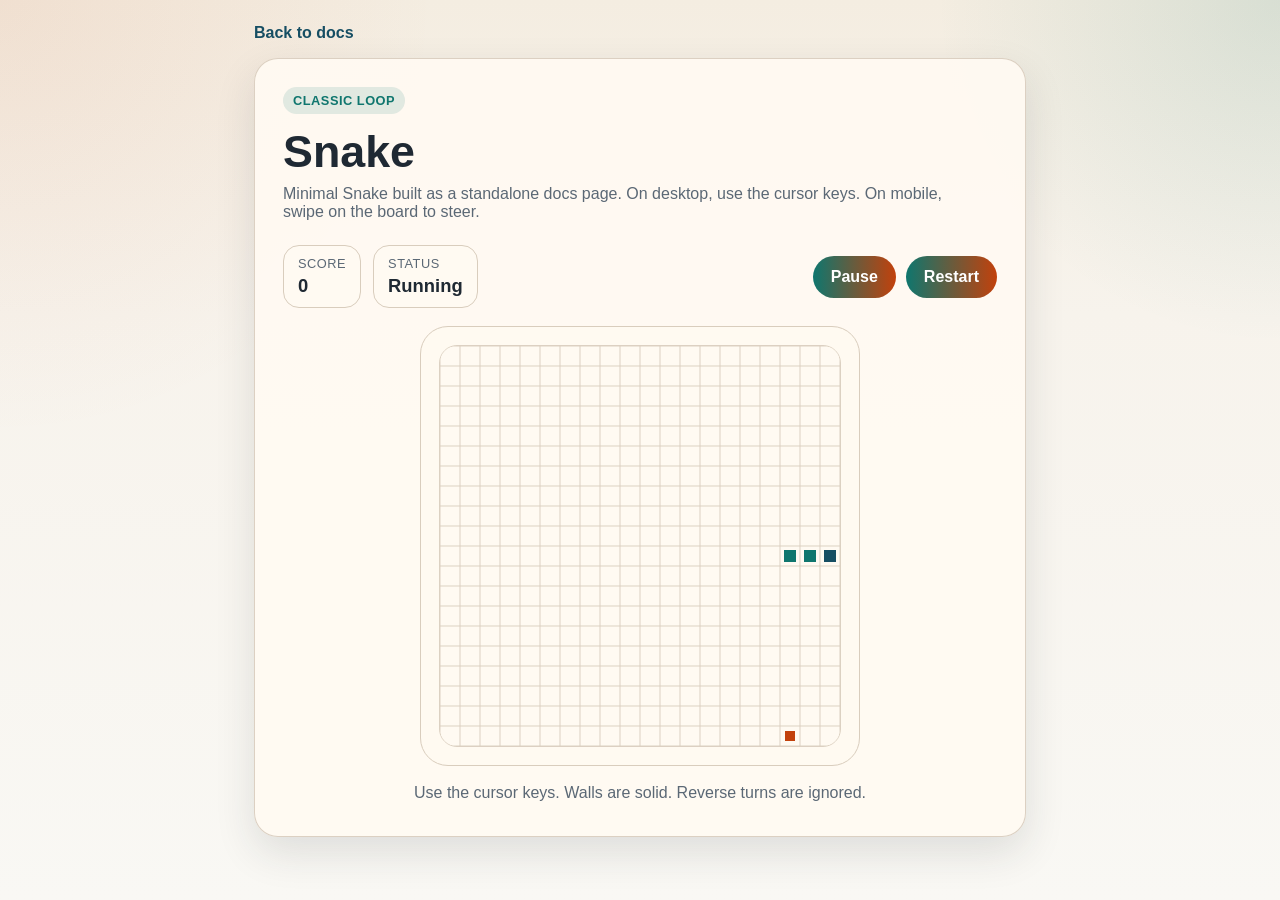
<file: docs/snake/index.html>
<!DOCTYPE html>
<html lang="en">
<head>
  <meta charset="UTF-8">
  <meta name="viewport" content="width=device-width, initial-scale=1.0">
  <title>Classic Snake</title>
  <link rel="stylesheet" href="./style.css">
</head>
<body>
  <main class="page">
    <a class="back-link" href="../">Back to docs</a>
    <section class="panel">
      <div class="tag">Classic Loop</div>
      <h1>Snake</h1>
      <p class="intro">
        Minimal Snake built as a standalone docs page. On desktop, use the cursor keys.
        On mobile, swipe on the board to steer.
      </p>

      <div class="hud">
        <div class="stats">
          <div class="stat">
            <span class="label">Score</span>
            <span class="value" id="scoreValue">0</span>
          </div>
          <div class="stat">
            <span class="label">Status</span>
            <span class="value" id="statusValue" aria-live="polite">Running</span>
          </div>
        </div>
        <div class="actions">
          <button type="button" data-action="pause">Pause</button>
          <button type="button" data-action="restart">Restart</button>
        </div>
      </div>

      <div class="board-shell">
        <div class="board-frame">
          <canvas id="gameBoard" aria-label="Snake game board" role="img"></canvas>
        </div>
        <p class="hint" id="statusNote" aria-live="polite">Walls are solid. Reverse turns are ignored.</p>
      </div>
    </section>
  </main>

  <script type="module" src="./main.js"></script>
</body>
</html>
</file>
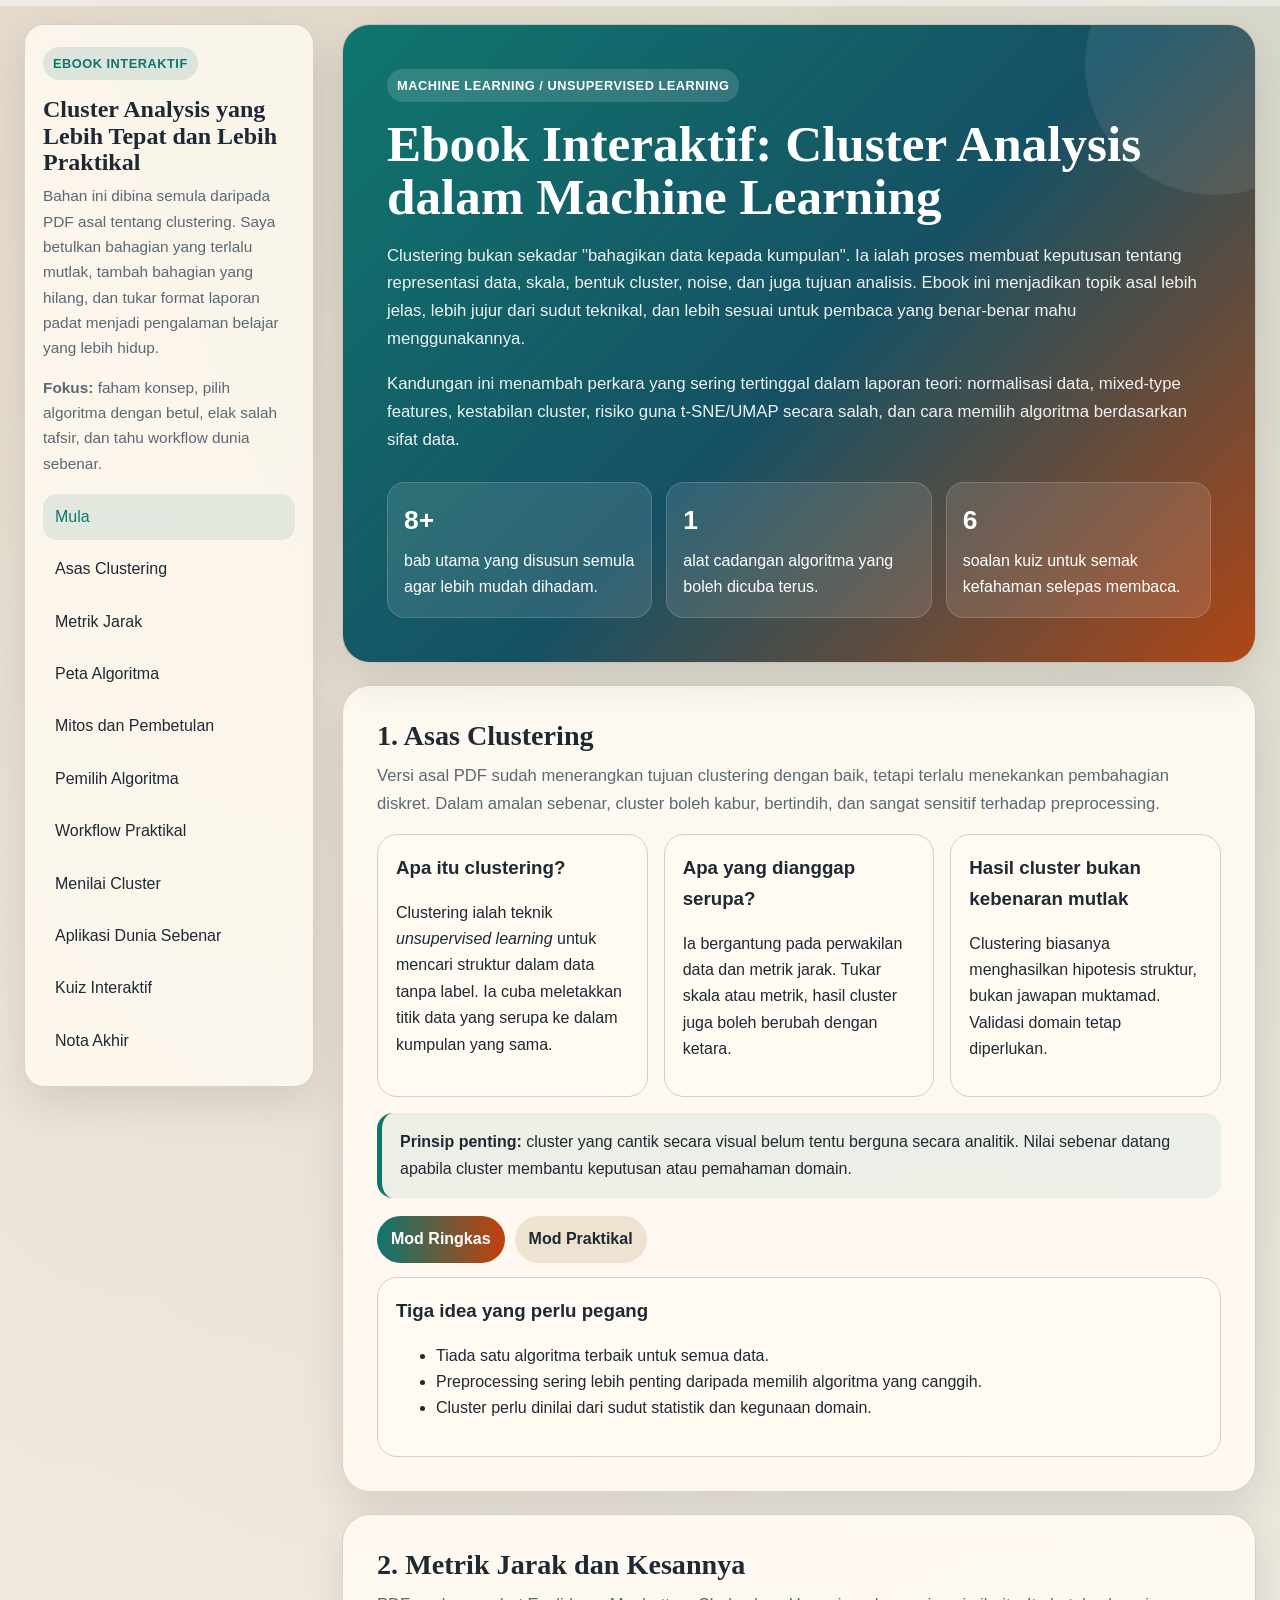
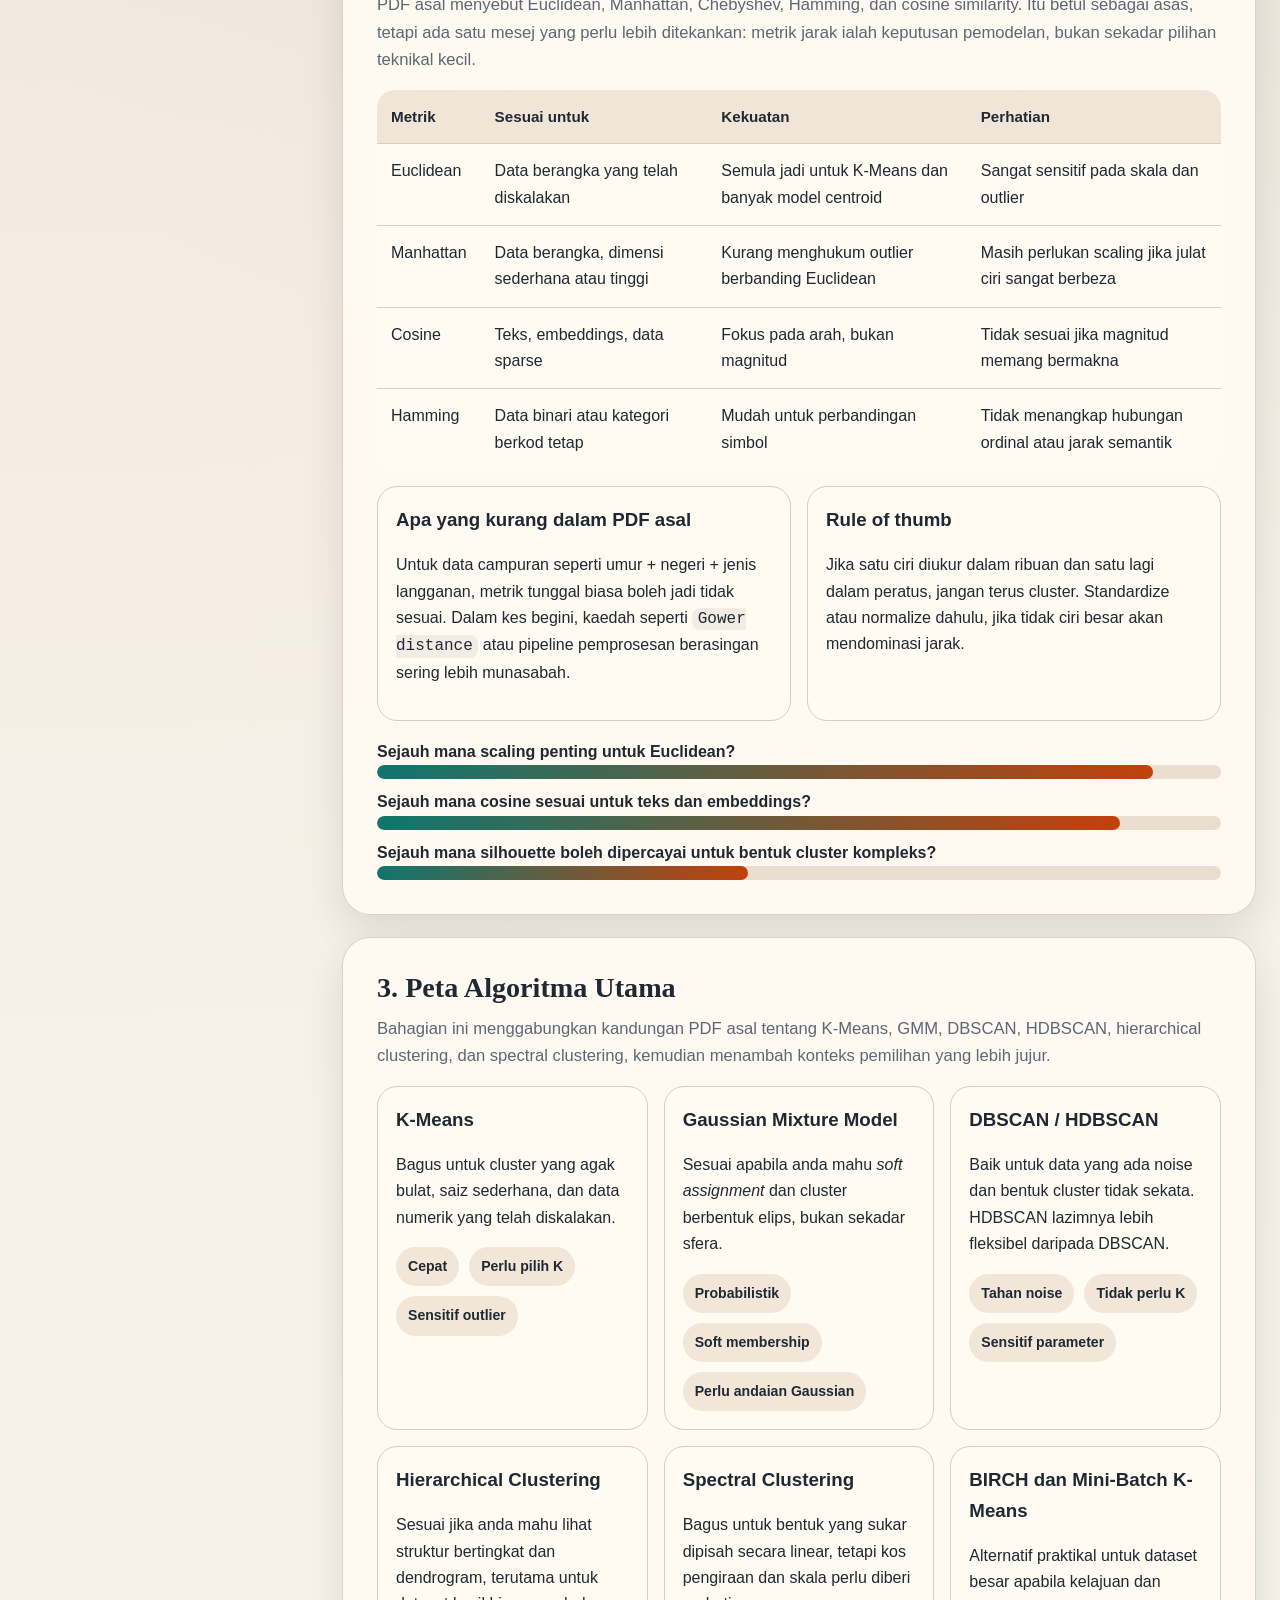
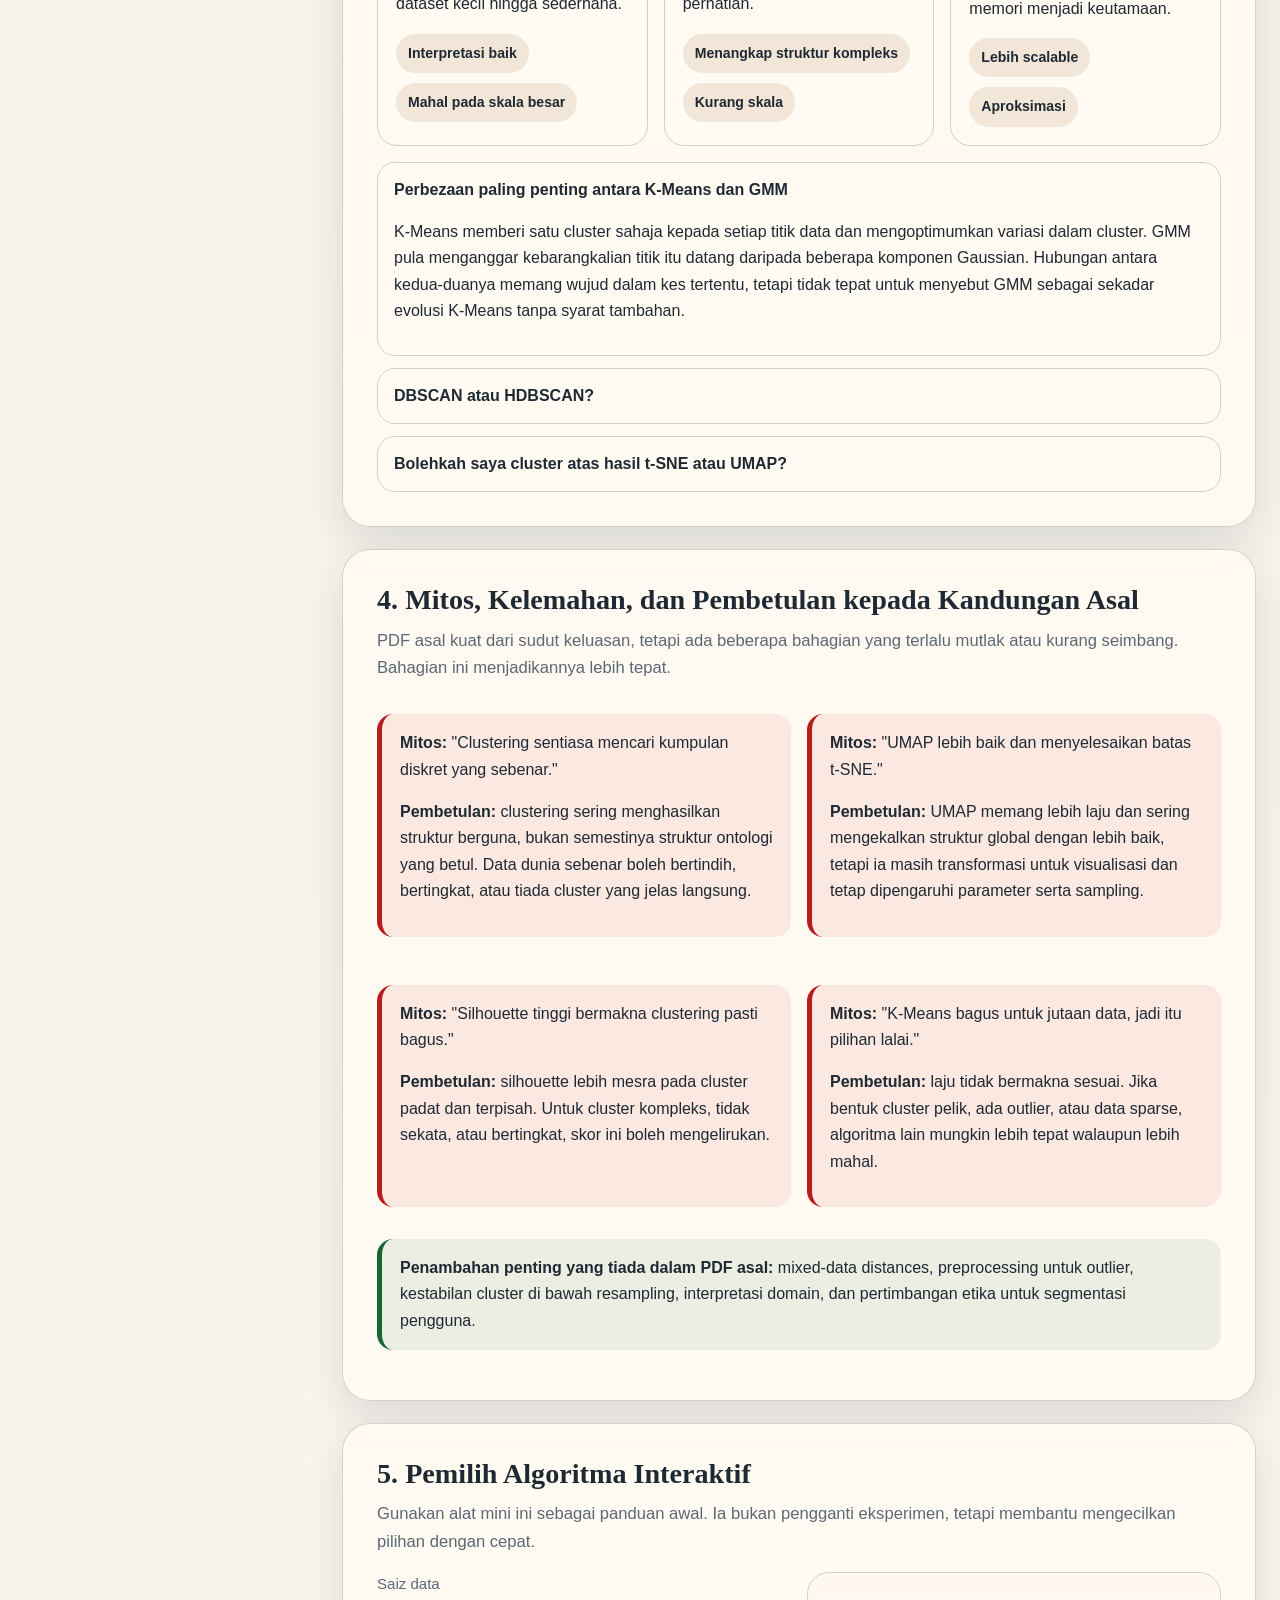
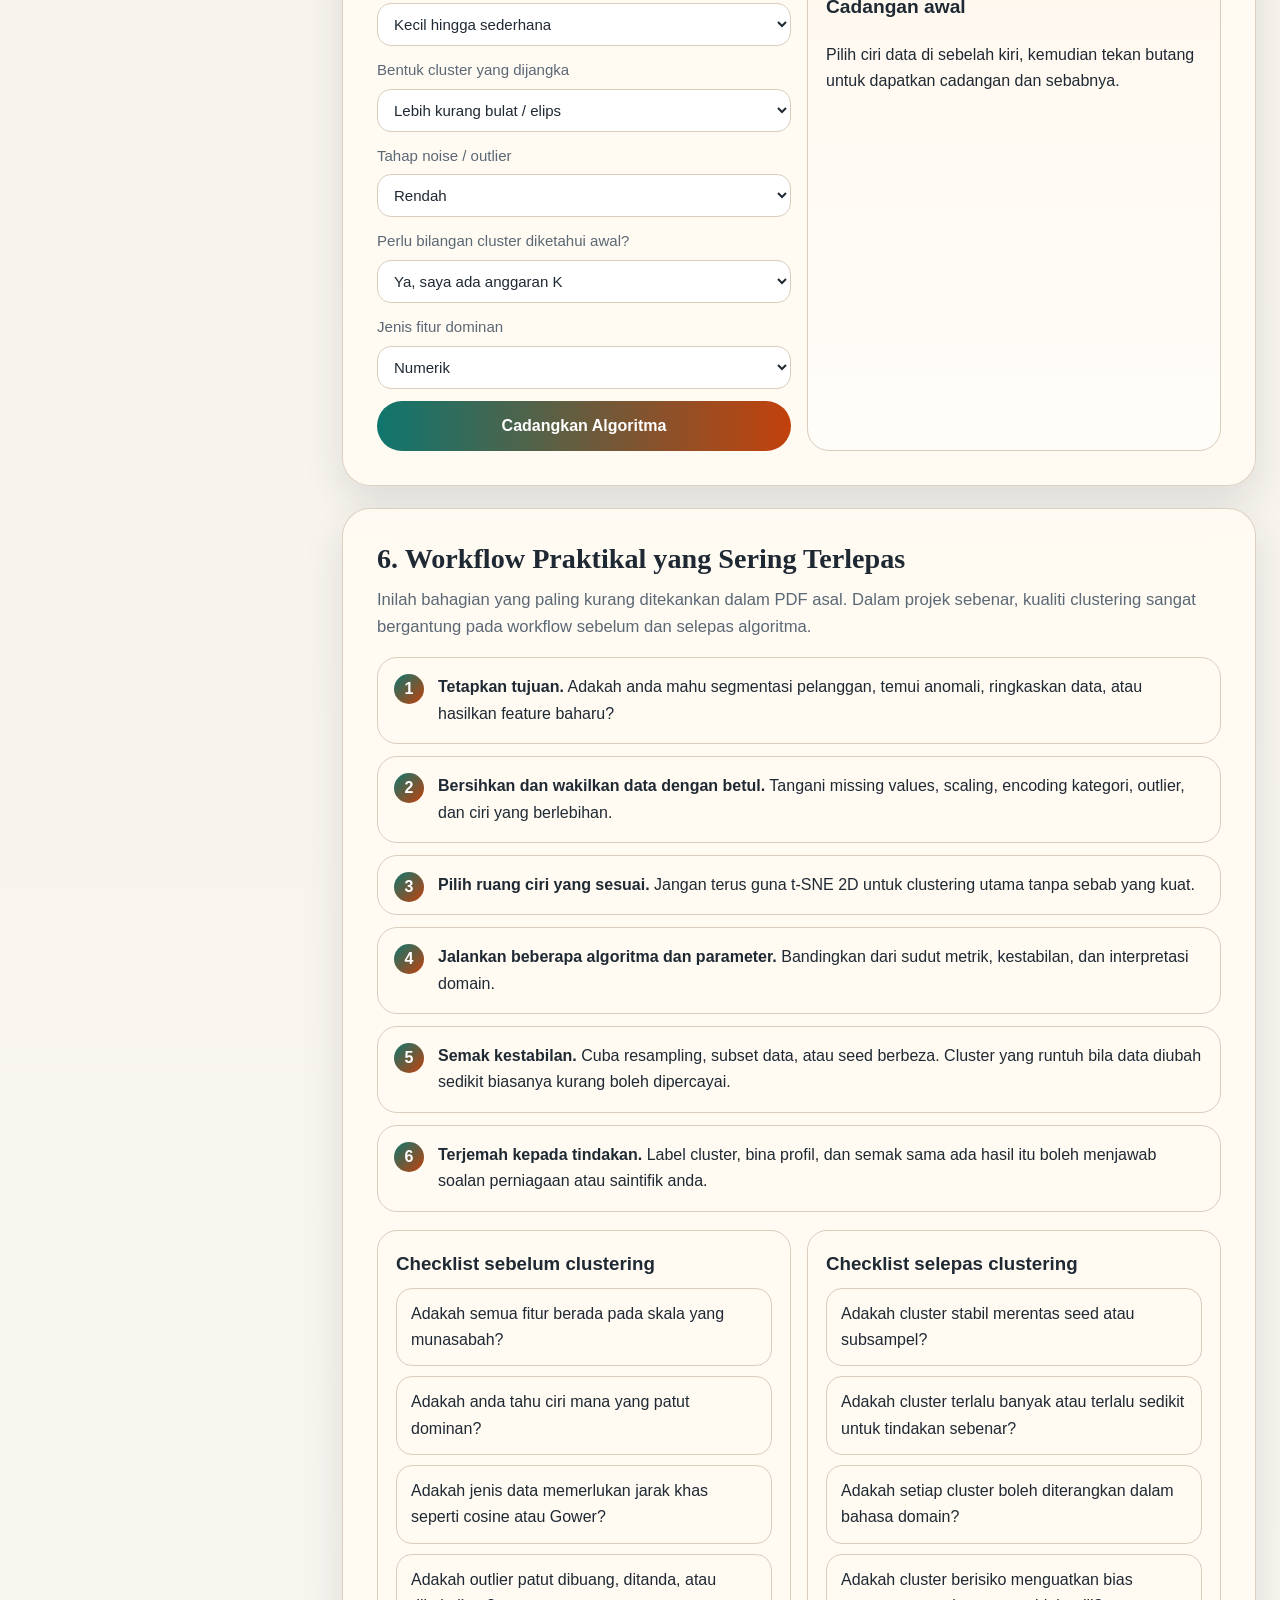
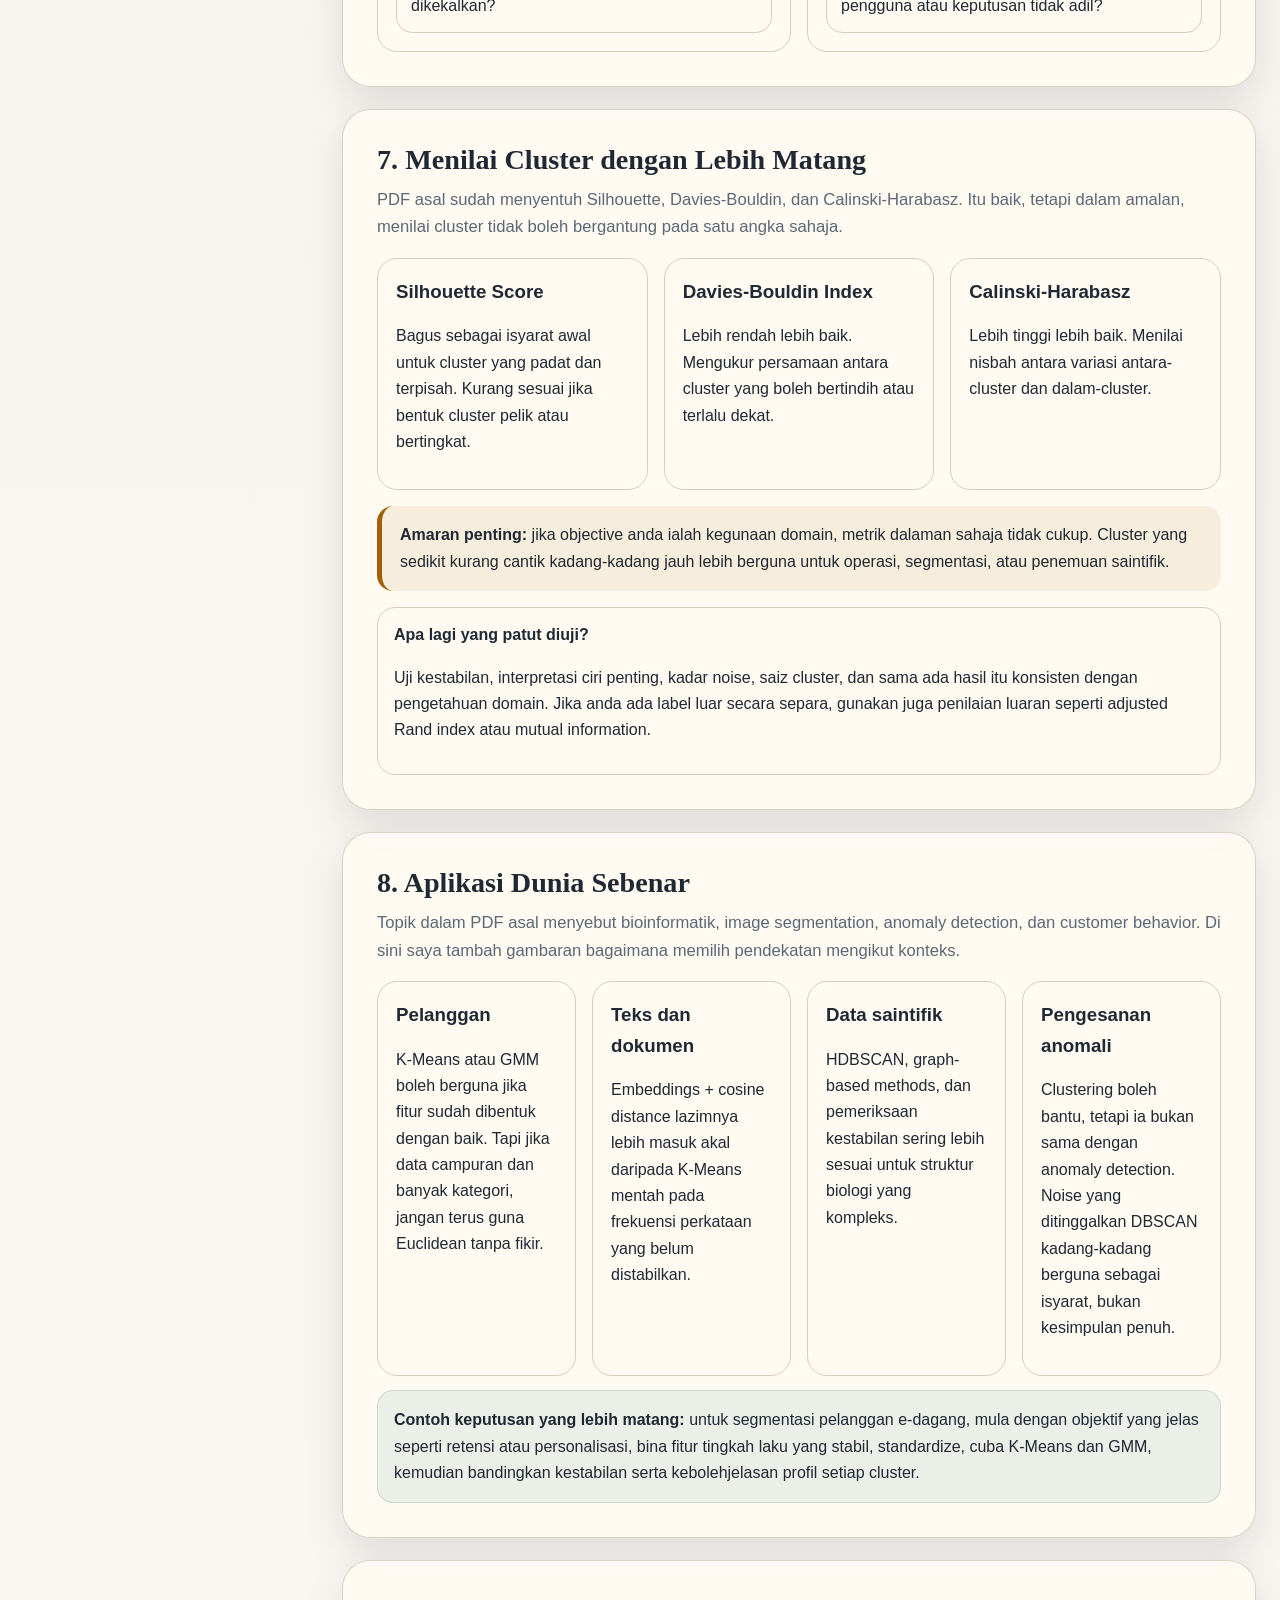
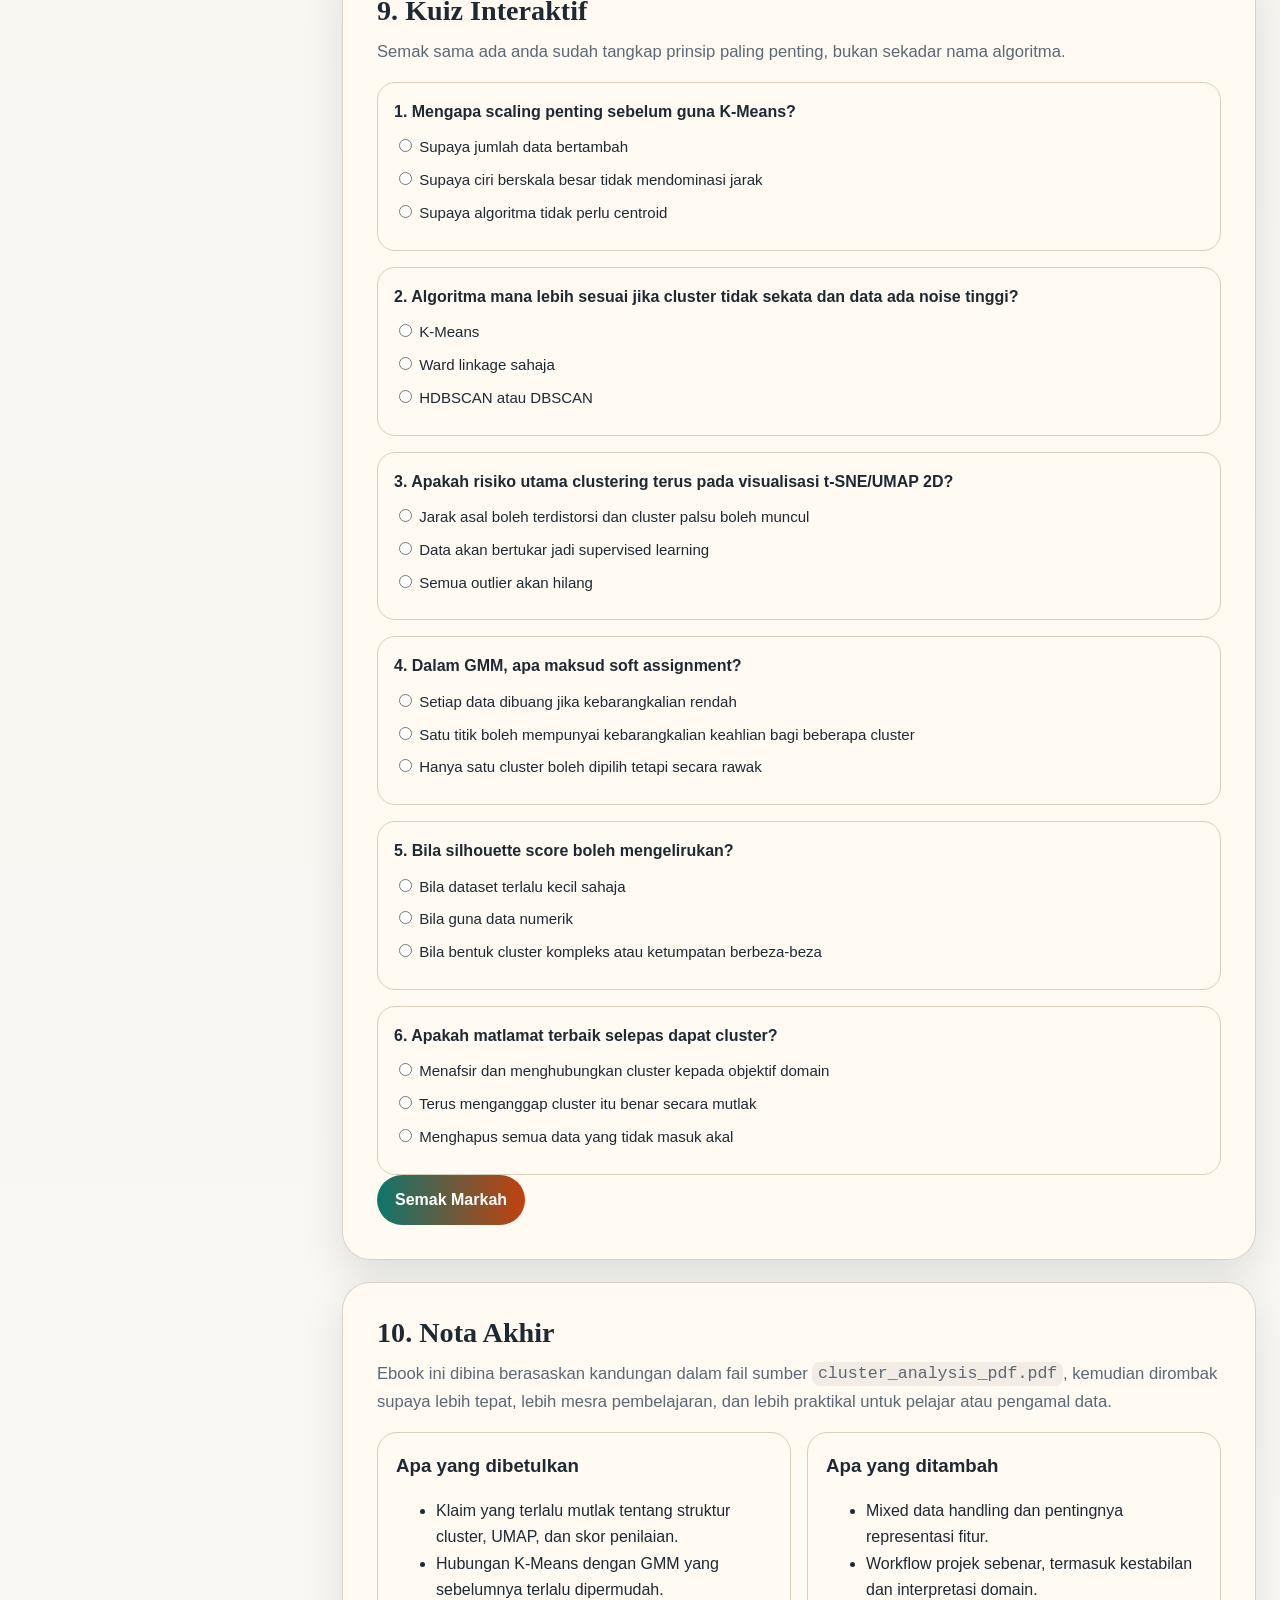
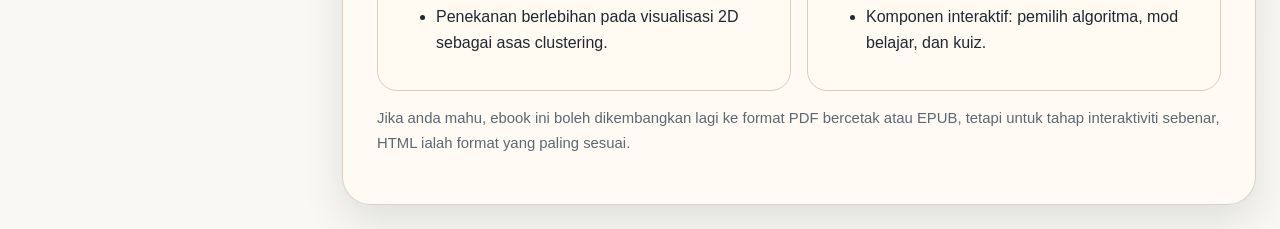
<file: output/ebook/cluster-analysis-interaktif.html>
<!DOCTYPE html>
<html lang="ms">
<head>
  <meta charset="UTF-8">
  <meta name="viewport" content="width=device-width, initial-scale=1.0">
  <title>Ebook Interaktif: Cluster Analysis dalam Machine Learning</title>
  <style>
    :root {
      --paper: #fffaf2;
      --ink: #1f2933;
      --muted: #5b6875;
      --line: #d9cdbd;
      --accent: #0f766e;
      --accent-2: #c2410c;
      --accent-3: #164e63;
      --good: #166534;
      --warn: #a16207;
      --bad: #b91c1c;
      --shadow: 0 16px 40px rgba(31, 41, 51, 0.12);
      --radius: 20px;
      --mono: "Consolas", "Courier New", monospace;
      --serif: Georgia, "Times New Roman", serif;
      --sans: "Segoe UI", Tahoma, Geneva, Verdana, sans-serif;
    }
    * { box-sizing: border-box; }
    html { scroll-behavior: smooth; }
    body {
      margin: 0;
      font-family: var(--sans);
      color: var(--ink);
      background:
        radial-gradient(circle at top left, rgba(194, 65, 12, 0.08), transparent 28%),
        radial-gradient(circle at top right, rgba(15, 118, 110, 0.12), transparent 22%),
        linear-gradient(180deg, #f4ede1 0%, #f7f3ec 35%, #f9f8f4 100%);
      line-height: 1.65;
    }
    a { color: var(--accent-3); text-decoration: none; }
    a:hover { text-decoration: underline; }
    .progress { position: fixed; inset: 0 0 auto 0; height: 6px; background: rgba(255,255,255,0.4); z-index: 1000; }
    .progress > span { display: block; height: 100%; width: 0; background: linear-gradient(90deg, var(--accent), var(--accent-2)); transition: width 0.15s linear; }
    .shell { display: grid; grid-template-columns: 290px minmax(0, 1fr); gap: 28px; max-width: 1400px; margin: 0 auto; padding: 24px; }
    .sidebar { position: sticky; top: 24px; align-self: start; background: rgba(255, 250, 242, 0.82); backdrop-filter: blur(10px); border: 1px solid rgba(217, 205, 189, 0.9); border-radius: var(--radius); box-shadow: var(--shadow); padding: 22px 18px; }
    .brand { font-family: var(--serif); font-size: 1.5rem; line-height: 1.1; margin: 0 0 8px; }
    .tag { display: inline-block; padding: 6px 10px; border-radius: 999px; background: rgba(15, 118, 110, 0.12); color: var(--accent); font-size: 0.8rem; font-weight: 700; letter-spacing: 0.04em; text-transform: uppercase; margin-bottom: 16px; }
    .sidebar p { margin: 0 0 14px; color: var(--muted); font-size: 0.96rem; }
    .toc { list-style: none; padding: 0; margin: 18px 0 0; display: grid; gap: 6px; }
    .toc a { display: block; padding: 10px 12px; border-radius: 14px; color: var(--ink); transition: 0.2s ease; }
    .toc a:hover, .toc a.active { background: rgba(15, 118, 110, 0.1); color: var(--accent); text-decoration: none; }
    .main { display: grid; gap: 22px; min-width: 0; }
    .panel { background: rgba(255, 250, 242, 0.92); border: 1px solid rgba(217, 205, 189, 0.9); border-radius: 28px; box-shadow: var(--shadow); overflow: hidden; }
    .hero { padding: 44px; background: linear-gradient(135deg, rgba(15, 118, 110, 0.96), rgba(22, 78, 99, 0.92) 52%, rgba(194, 65, 12, 0.9)), #0f766e; color: white; position: relative; isolation: isolate; }
    .hero::after { content: ""; position: absolute; right: -90px; top: -90px; width: 260px; height: 260px; border-radius: 50%; background: rgba(255,255,255,0.08); z-index: -1; }
    .hero h1 { font-family: var(--serif); font-size: clamp(2.1rem, 4vw, 4rem); line-height: 1.03; margin: 0 0 18px; max-width: 900px; }
    .hero p { margin: 0 0 18px; max-width: 850px; font-size: 1.05rem; color: rgba(255,255,255,0.92); }
    .hero-grid { display: grid; grid-template-columns: repeat(3, minmax(0, 1fr)); gap: 14px; margin-top: 28px; }
    .hero-card { background: rgba(255,255,255,0.11); border: 1px solid rgba(255,255,255,0.16); border-radius: 18px; padding: 16px; }
    .hero-card strong { display: block; font-size: 1.65rem; margin-bottom: 6px; }
    section { padding: 34px; scroll-margin-top: 16px; }
    section h2 { font-family: var(--serif); font-size: clamp(1.6rem, 2.2vw, 2.4rem); line-height: 1.15; margin: 0 0 10px; }
    section > p.lead { margin-top: 0; color: var(--muted); font-size: 1.04rem; max-width: 850px; }
    .grid-2, .grid-3, .grid-4 { display: grid; gap: 16px; }
    .grid-2 { grid-template-columns: repeat(2, minmax(0, 1fr)); }
    .grid-3 { grid-template-columns: repeat(3, minmax(0, 1fr)); }
    .grid-4 { grid-template-columns: repeat(4, minmax(0, 1fr)); }
    .card { background: var(--paper); border: 1px solid var(--line); border-radius: 20px; padding: 18px; }
    .card h3, .card h4 { margin-top: 0; margin-bottom: 8px; }
    .pill-row { display: flex; flex-wrap: wrap; gap: 10px; margin: 12px 0 0; }
    .pill { padding: 8px 12px; border-radius: 999px; background: #f1e6d7; font-size: 0.88rem; font-weight: 600; }
    .callout { border-left: 5px solid var(--accent); background: rgba(15, 118, 110, 0.07); padding: 16px 18px; border-radius: 16px; margin: 16px 0; }
    .warn { border-left-color: var(--warn); background: rgba(161, 98, 7, 0.09); }
    .bad { border-left-color: var(--bad); background: rgba(185, 28, 28, 0.08); }
    .good { border-left-color: var(--good); background: rgba(22, 101, 52, 0.08); }
    table { width: 100%; border-collapse: collapse; margin-top: 12px; background: var(--paper); border-radius: 18px; overflow: hidden; }
    th, td { text-align: left; padding: 14px; border-bottom: 1px solid var(--line); vertical-align: top; }
    th { background: #f0e5d7; font-size: 0.95rem; }
    tr:last-child td { border-bottom: none; }
    details { border: 1px solid var(--line); border-radius: 18px; padding: 14px 16px; background: var(--paper); }
    details + details { margin-top: 12px; }
    summary { cursor: pointer; font-weight: 700; list-style: none; }
    summary::-webkit-details-marker { display: none; }
    .checklist { list-style: none; padding: 0; margin: 0; display: grid; gap: 10px; }
    .checklist li { padding: 12px 14px; background: var(--paper); border-radius: 16px; border: 1px solid var(--line); }
    .flow { display: grid; gap: 12px; counter-reset: steps; }
    .flow div { position: relative; padding: 16px 16px 16px 60px; background: var(--paper); border: 1px solid var(--line); border-radius: 20px; }
    .flow div::before { counter-increment: steps; content: counter(steps); position: absolute; left: 16px; top: 16px; width: 30px; height: 30px; border-radius: 50%; display: grid; place-items: center; font-weight: 800; background: linear-gradient(135deg, var(--accent), var(--accent-2)); color: white; }
    .algo-picker { display: grid; grid-template-columns: repeat(2, minmax(0, 1fr)); gap: 16px; }
    .picker-form { display: grid; gap: 12px; }
    label { display: grid; gap: 6px; font-size: 0.94rem; color: var(--muted); }
    select { width: 100%; padding: 11px 12px; border-radius: 14px; border: 1px solid var(--line); background: white; font: inherit; color: var(--ink); }
    .recommendation { background: linear-gradient(180deg, #fff8ef, #fffdf9); border: 1px solid var(--line); border-radius: 22px; padding: 18px; }
    .recommendation h3 { margin-top: 0; font-size: 1.2rem; }
    .metric-gauge { display: grid; gap: 10px; }
    .metric-bar { height: 14px; border-radius: 999px; background: #eadfce; overflow: hidden; }
    .metric-bar span { display: block; height: 100%; border-radius: inherit; background: linear-gradient(90deg, var(--accent), var(--accent-2)); }
    .quiz { display: grid; gap: 16px; }
    .question { padding: 16px; border: 1px solid var(--line); background: var(--paper); border-radius: 18px; }
    .question h4 { margin: 0 0 10px; }
    .question label { color: var(--ink); display: block; margin: 8px 0; cursor: pointer; }
    button { border: none; border-radius: 999px; padding: 12px 18px; font: inherit; font-weight: 700; cursor: pointer; background: linear-gradient(90deg, var(--accent), var(--accent-2)); color: white; }
    .quiz-result, .mini-output { margin-top: 14px; padding: 16px; border-radius: 16px; background: rgba(15, 118, 110, 0.08); border: 1px solid rgba(15, 118, 110, 0.18); display: none; }
    .tabs { display: flex; flex-wrap: wrap; gap: 10px; margin: 18px 0 14px; }
    .tab-button { background: #efe2d0; color: var(--ink); padding: 10px 14px; }
    .tab-button.active { background: linear-gradient(90deg, var(--accent), var(--accent-2)); color: white; }
    .tab-panel { display: none; }
    .tab-panel.active { display: block; }
    .footer-note { color: var(--muted); font-size: 0.93rem; }
    code { font-family: var(--mono); background: #f2ece4; padding: 0.15rem 0.35rem; border-radius: 8px; }
    @media (max-width: 1100px) {
      .shell { grid-template-columns: 1fr; }
      .sidebar { position: relative; top: 0; }
      .grid-4 { grid-template-columns: repeat(2, minmax(0, 1fr)); }
    }
    @media (max-width: 760px) {
      .hero, section { padding: 24px; }
      .hero-grid, .grid-2, .grid-3, .grid-4, .algo-picker { grid-template-columns: 1fr; }
    }
  </style>
</head>
<body>
  <div class="progress"><span id="readingProgress"></span></div>
  <div class="shell">
    <aside class="sidebar">
      <div class="tag">Ebook Interaktif</div>
      <h1 class="brand">Cluster Analysis yang Lebih Tepat dan Lebih Praktikal</h1>
      <p>Bahan ini dibina semula daripada PDF asal tentang clustering. Saya betulkan bahagian yang terlalu mutlak, tambah bahagian yang hilang, dan tukar format laporan padat menjadi pengalaman belajar yang lebih hidup.</p>
      <p><strong>Fokus:</strong> faham konsep, pilih algoritma dengan betul, elak salah tafsir, dan tahu workflow dunia sebenar.</p>
      <nav>
        <ul class="toc">
          <li><a href="#mula">Mula</a></li>
          <li><a href="#asas">Asas Clustering</a></li>
          <li><a href="#metriks">Metrik Jarak</a></li>
          <li><a href="#algoritma">Peta Algoritma</a></li>
          <li><a href="#pembetulan">Mitos dan Pembetulan</a></li>
          <li><a href="#pemilihan">Pemilih Algoritma</a></li>
          <li><a href="#workflow">Workflow Praktikal</a></li>
          <li><a href="#penilaian">Menilai Cluster</a></li>
          <li><a href="#aplikasi">Aplikasi Dunia Sebenar</a></li>
          <li><a href="#quiz">Kuiz Interaktif</a></li>
          <li><a href="#rujukan">Nota Akhir</a></li>
        </ul>
      </nav>
    </aside>
    <main class="main">
      <article class="panel hero" id="mula">
        <div class="tag" style="background: rgba(255,255,255,0.14); color: white;">Machine Learning / Unsupervised Learning</div>
        <h1>Ebook Interaktif: Cluster Analysis dalam Machine Learning</h1>
        <p>Clustering bukan sekadar "bahagikan data kepada kumpulan". Ia ialah proses membuat keputusan tentang representasi data, skala, bentuk cluster, noise, dan juga tujuan analisis. Ebook ini menjadikan topik asal lebih jelas, lebih jujur dari sudut teknikal, dan lebih sesuai untuk pembaca yang benar-benar mahu menggunakannya.</p>
        <p>Kandungan ini menambah perkara yang sering tertinggal dalam laporan teori: normalisasi data, mixed-type features, kestabilan cluster, risiko guna t-SNE/UMAP secara salah, dan cara memilih algoritma berdasarkan sifat data.</p>
        <div class="hero-grid">
          <div class="hero-card"><strong>8+</strong>bab utama yang disusun semula agar lebih mudah dihadam.</div>
          <div class="hero-card"><strong>1</strong>alat cadangan algoritma yang boleh dicuba terus.</div>
          <div class="hero-card"><strong>6</strong>soalan kuiz untuk semak kefahaman selepas membaca.</div>
        </div>
      </article>
      <article class="panel">
        <section id="asas">
          <h2>1. Asas Clustering</h2>
          <p class="lead">Versi asal PDF sudah menerangkan tujuan clustering dengan baik, tetapi terlalu menekankan pembahagian diskret. Dalam amalan sebenar, cluster boleh kabur, bertindih, dan sangat sensitif terhadap preprocessing.</p>
          <div class="grid-3">
            <div class="card"><h3>Apa itu clustering?</h3><p>Clustering ialah teknik <em>unsupervised learning</em> untuk mencari struktur dalam data tanpa label. Ia cuba meletakkan titik data yang serupa ke dalam kumpulan yang sama.</p></div>
            <div class="card"><h3>Apa yang dianggap serupa?</h3><p>Ia bergantung pada perwakilan data dan metrik jarak. Tukar skala atau metrik, hasil cluster juga boleh berubah dengan ketara.</p></div>
            <div class="card"><h3>Hasil cluster bukan kebenaran mutlak</h3><p>Clustering biasanya menghasilkan hipotesis struktur, bukan jawapan muktamad. Validasi domain tetap diperlukan.</p></div>
          </div>
          <div class="callout"><strong>Prinsip penting:</strong> cluster yang cantik secara visual belum tentu berguna secara analitik. Nilai sebenar datang apabila cluster membantu keputusan atau pemahaman domain.</div>
          <div class="tabs" role="tablist" aria-label="Mod pembaca">
            <button class="tab-button active" data-tab="tab-beginner">Mod Ringkas</button>
            <button class="tab-button" data-tab="tab-advanced">Mod Praktikal</button>
          </div>
          <div class="tab-panel active" id="tab-beginner">
            <div class="card">
              <h3>Tiga idea yang perlu pegang</h3>
              <ul>
                <li>Tiada satu algoritma terbaik untuk semua data.</li>
                <li>Preprocessing sering lebih penting daripada memilih algoritma yang canggih.</li>
                <li>Cluster perlu dinilai dari sudut statistik dan kegunaan domain.</li>
              </ul>
            </div>
          </div>
          <div class="tab-panel" id="tab-advanced">
            <div class="card">
              <h3>Soalan teknikal sebelum mula</h3>
              <ul>
                <li>Adakah fitur anda berangka, kategori, sparse, atau gabungan?</li>
                <li>Adakah bentuk cluster dijangka sfera, padat, memanjang, atau tidak sekata?</li>
                <li>Adakah anda perlukan model yang boleh digunakan pada data baharu dengan mudah?</li>
                <li>Adakah objektif anda segmentasi, eksplorasi, denoising, atau feature engineering?</li>
              </ul>
            </div>
          </div>
        </section>
      </article>
      <article class="panel">
        <section id="metriks">
          <h2>2. Metrik Jarak dan Kesannya</h2>
          <p class="lead">PDF asal menyebut Euclidean, Manhattan, Chebyshev, Hamming, dan cosine similarity. Itu betul sebagai asas, tetapi ada satu mesej yang perlu lebih ditekankan: metrik jarak ialah keputusan pemodelan, bukan sekadar pilihan teknikal kecil.</p>
          <table>
            <thead><tr><th>Metrik</th><th>Sesuai untuk</th><th>Kekuatan</th><th>Perhatian</th></tr></thead>
            <tbody>
              <tr><td>Euclidean</td><td>Data berangka yang telah diskalakan</td><td>Semula jadi untuk K-Means dan banyak model centroid</td><td>Sangat sensitif pada skala dan outlier</td></tr>
              <tr><td>Manhattan</td><td>Data berangka, dimensi sederhana atau tinggi</td><td>Kurang menghukum outlier berbanding Euclidean</td><td>Masih perlukan scaling jika julat ciri sangat berbeza</td></tr>
              <tr><td>Cosine</td><td>Teks, embeddings, data sparse</td><td>Fokus pada arah, bukan magnitud</td><td>Tidak sesuai jika magnitud memang bermakna</td></tr>
              <tr><td>Hamming</td><td>Data binari atau kategori berkod tetap</td><td>Mudah untuk perbandingan simbol</td><td>Tidak menangkap hubungan ordinal atau jarak semantik</td></tr>
            </tbody>
          </table>
          <div class="grid-2" style="margin-top: 16px;">
            <div class="card"><h3>Apa yang kurang dalam PDF asal</h3><p>Untuk data campuran seperti umur + negeri + jenis langganan, metrik tunggal biasa boleh jadi tidak sesuai. Dalam kes begini, kaedah seperti <code>Gower distance</code> atau pipeline pemprosesan berasingan sering lebih munasabah.</p></div>
            <div class="card"><h3>Rule of thumb</h3><p>Jika satu ciri diukur dalam ribuan dan satu lagi dalam peratus, jangan terus cluster. Standardize atau normalize dahulu, jika tidak ciri besar akan mendominasi jarak.</p></div>
          </div>
          <div class="metric-gauge" style="margin-top: 18px;">
            <div><strong>Sejauh mana scaling penting untuk Euclidean?</strong><div class="metric-bar"><span style="width: 92%;"></span></div></div>
            <div><strong>Sejauh mana cosine sesuai untuk teks dan embeddings?</strong><div class="metric-bar"><span style="width: 88%;"></span></div></div>
            <div><strong>Sejauh mana silhouette boleh dipercayai untuk bentuk cluster kompleks?</strong><div class="metric-bar"><span style="width: 44%;"></span></div></div>
          </div>
        </section>
      </article>
      <article class="panel">
        <section id="algoritma">
          <h2>3. Peta Algoritma Utama</h2>
          <p class="lead">Bahagian ini menggabungkan kandungan PDF asal tentang K-Means, GMM, DBSCAN, HDBSCAN, hierarchical clustering, dan spectral clustering, kemudian menambah konteks pemilihan yang lebih jujur.</p>
          <div class="grid-3">
            <div class="card"><h3>K-Means</h3><p>Bagus untuk cluster yang agak bulat, saiz sederhana, dan data numerik yang telah diskalakan.</p><div class="pill-row"><span class="pill">Cepat</span><span class="pill">Perlu pilih K</span><span class="pill">Sensitif outlier</span></div></div>
            <div class="card"><h3>Gaussian Mixture Model</h3><p>Sesuai apabila anda mahu <em>soft assignment</em> dan cluster berbentuk elips, bukan sekadar sfera.</p><div class="pill-row"><span class="pill">Probabilistik</span><span class="pill">Soft membership</span><span class="pill">Perlu andaian Gaussian</span></div></div>
            <div class="card"><h3>DBSCAN / HDBSCAN</h3><p>Baik untuk data yang ada noise dan bentuk cluster tidak sekata. HDBSCAN lazimnya lebih fleksibel daripada DBSCAN.</p><div class="pill-row"><span class="pill">Tahan noise</span><span class="pill">Tidak perlu K</span><span class="pill">Sensitif parameter</span></div></div>
            <div class="card"><h3>Hierarchical Clustering</h3><p>Sesuai jika anda mahu lihat struktur bertingkat dan dendrogram, terutama untuk dataset kecil hingga sederhana.</p><div class="pill-row"><span class="pill">Interpretasi baik</span><span class="pill">Mahal pada skala besar</span></div></div>
            <div class="card"><h3>Spectral Clustering</h3><p>Bagus untuk bentuk yang sukar dipisah secara linear, tetapi kos pengiraan dan skala perlu diberi perhatian.</p><div class="pill-row"><span class="pill">Menangkap struktur kompleks</span><span class="pill">Kurang skala</span></div></div>
            <div class="card"><h3>BIRCH dan Mini-Batch K-Means</h3><p>Alternatif praktikal untuk dataset besar apabila kelajuan dan memori menjadi keutamaan.</p><div class="pill-row"><span class="pill">Lebih scalable</span><span class="pill">Aproksimasi</span></div></div>
          </div>
          <details style="margin-top: 16px;" open><summary>Perbezaan paling penting antara K-Means dan GMM</summary><p>K-Means memberi satu cluster sahaja kepada setiap titik data dan mengoptimumkan variasi dalam cluster. GMM pula menganggar kebarangkalian titik itu datang daripada beberapa komponen Gaussian. Hubungan antara kedua-duanya memang wujud dalam kes tertentu, tetapi tidak tepat untuk menyebut GMM sebagai sekadar evolusi K-Means tanpa syarat tambahan.</p></details>
          <details><summary>DBSCAN atau HDBSCAN?</summary><p>Jika ketumpatan cluster hampir seragam dan anda boleh pilih <code>eps</code> dengan baik, DBSCAN boleh cukup baik. Jika ketumpatan berubah-ubah, HDBSCAN biasanya lebih selamat kerana ia tidak memaksa satu ambang ketumpatan tunggal untuk semua cluster.</p></details>
          <details><summary>Bolehkah saya cluster atas hasil t-SNE atau UMAP?</summary><p>Boleh, tetapi perlu berhati-hati. Untuk visualisasi, ia berguna. Untuk clustering utama, hasil 2D itu boleh mengubah jarak asal dan menimbulkan cluster palsu. Lebih baik lakukan clustering pada ruang ciri yang lebih setia, contohnya data yang sudah diproses atau hasil PCA atau embedding yang sesuai.</p></details>
        </section>
      </article>
      <article class="panel">
        <section id="pembetulan">
          <h2>4. Mitos, Kelemahan, dan Pembetulan kepada Kandungan Asal</h2>
          <p class="lead">PDF asal kuat dari sudut keluasan, tetapi ada beberapa bahagian yang terlalu mutlak atau kurang seimbang. Bahagian ini menjadikannya lebih tepat.</p>
          <div class="grid-2">
            <div class="callout bad"><strong>Mitos:</strong> "Clustering sentiasa mencari kumpulan diskret yang sebenar."<p><strong>Pembetulan:</strong> clustering sering menghasilkan struktur berguna, bukan semestinya struktur ontologi yang betul. Data dunia sebenar boleh bertindih, bertingkat, atau tiada cluster yang jelas langsung.</p></div>
            <div class="callout bad"><strong>Mitos:</strong> "UMAP lebih baik dan menyelesaikan batas t-SNE."<p><strong>Pembetulan:</strong> UMAP memang lebih laju dan sering mengekalkan struktur global dengan lebih baik, tetapi ia masih transformasi untuk visualisasi dan tetap dipengaruhi parameter serta sampling.</p></div>
            <div class="callout bad"><strong>Mitos:</strong> "Silhouette tinggi bermakna clustering pasti bagus."<p><strong>Pembetulan:</strong> silhouette lebih mesra pada cluster padat dan terpisah. Untuk cluster kompleks, tidak sekata, atau bertingkat, skor ini boleh mengelirukan.</p></div>
            <div class="callout bad"><strong>Mitos:</strong> "K-Means bagus untuk jutaan data, jadi itu pilihan lalai."<p><strong>Pembetulan:</strong> laju tidak bermakna sesuai. Jika bentuk cluster pelik, ada outlier, atau data sparse, algoritma lain mungkin lebih tepat walaupun lebih mahal.</p></div>
          </div>
          <div class="callout good"><strong>Penambahan penting yang tiada dalam PDF asal:</strong> mixed-data distances, preprocessing untuk outlier, kestabilan cluster di bawah resampling, interpretasi domain, dan pertimbangan etika untuk segmentasi pengguna.</div>
        </section>
      </article>
      <article class="panel">
        <section id="pemilihan">
          <h2>5. Pemilih Algoritma Interaktif</h2>
          <p class="lead">Gunakan alat mini ini sebagai panduan awal. Ia bukan pengganti eksperimen, tetapi membantu mengecilkan pilihan dengan cepat.</p>
          <div class="algo-picker">
            <div class="picker-form">
              <label>Saiz data<select id="size"><option value="small">Kecil hingga sederhana</option><option value="large">Besar</option></select></label>
              <label>Bentuk cluster yang dijangka<select id="shape"><option value="round">Lebih kurang bulat / elips</option><option value="irregular">Tidak sekata / bentuk kompleks</option></select></label>
              <label>Tahap noise / outlier<select id="noise"><option value="low">Rendah</option><option value="high">Tinggi</option></select></label>
              <label>Perlu bilangan cluster diketahui awal?<select id="kknown"><option value="yes">Ya, saya ada anggaran K</option><option value="no">Tidak</option></select></label>
              <label>Jenis fitur dominan<select id="features"><option value="numeric">Numerik</option><option value="text">Teks / embeddings / sparse</option><option value="mixed">Campuran</option></select></label>
              <button type="button" id="runPicker">Cadangkan Algoritma</button>
            </div>
            <div class="recommendation" id="recommendationBox">
              <h3>Cadangan awal</h3>
              <p>Pilih ciri data di sebelah kiri, kemudian tekan butang untuk dapatkan cadangan dan sebabnya.</p>
            </div>
          </div>
        </section>
      </article>
      <article class="panel">
        <section id="workflow">
          <h2>6. Workflow Praktikal yang Sering Terlepas</h2>
          <p class="lead">Inilah bahagian yang paling kurang ditekankan dalam PDF asal. Dalam projek sebenar, kualiti clustering sangat bergantung pada workflow sebelum dan selepas algoritma.</p>
          <div class="flow">
            <div><strong>Tetapkan tujuan.</strong> Adakah anda mahu segmentasi pelanggan, temui anomali, ringkaskan data, atau hasilkan feature baharu?</div>
            <div><strong>Bersihkan dan wakilkan data dengan betul.</strong> Tangani missing values, scaling, encoding kategori, outlier, dan ciri yang berlebihan.</div>
            <div><strong>Pilih ruang ciri yang sesuai.</strong> Jangan terus guna t-SNE 2D untuk clustering utama tanpa sebab yang kuat.</div>
            <div><strong>Jalankan beberapa algoritma dan parameter.</strong> Bandingkan dari sudut metrik, kestabilan, dan interpretasi domain.</div>
            <div><strong>Semak kestabilan.</strong> Cuba resampling, subset data, atau seed berbeza. Cluster yang runtuh bila data diubah sedikit biasanya kurang boleh dipercayai.</div>
            <div><strong>Terjemah kepada tindakan.</strong> Label cluster, bina profil, dan semak sama ada hasil itu boleh menjawab soalan perniagaan atau saintifik anda.</div>
          </div>
          <div class="grid-2" style="margin-top: 18px;">
            <div class="card"><h3>Checklist sebelum clustering</h3><ul class="checklist"><li>Adakah semua fitur berada pada skala yang munasabah?</li><li>Adakah anda tahu ciri mana yang patut dominan?</li><li>Adakah jenis data memerlukan jarak khas seperti cosine atau Gower?</li><li>Adakah outlier patut dibuang, ditanda, atau dikekalkan?</li></ul></div>
            <div class="card"><h3>Checklist selepas clustering</h3><ul class="checklist"><li>Adakah cluster stabil merentas seed atau subsampel?</li><li>Adakah cluster terlalu banyak atau terlalu sedikit untuk tindakan sebenar?</li><li>Adakah setiap cluster boleh diterangkan dalam bahasa domain?</li><li>Adakah cluster berisiko menguatkan bias pengguna atau keputusan tidak adil?</li></ul></div>
          </div>
        </section>
      </article>
      <article class="panel">
        <section id="penilaian">
          <h2>7. Menilai Cluster dengan Lebih Matang</h2>
          <p class="lead">PDF asal sudah menyentuh Silhouette, Davies-Bouldin, dan Calinski-Harabasz. Itu baik, tetapi dalam amalan, menilai cluster tidak boleh bergantung pada satu angka sahaja.</p>
          <div class="grid-3">
            <div class="card"><h3>Silhouette Score</h3><p>Bagus sebagai isyarat awal untuk cluster yang padat dan terpisah. Kurang sesuai jika bentuk cluster pelik atau bertingkat.</p></div>
            <div class="card"><h3>Davies-Bouldin Index</h3><p>Lebih rendah lebih baik. Mengukur persamaan antara cluster yang boleh bertindih atau terlalu dekat.</p></div>
            <div class="card"><h3>Calinski-Harabasz</h3><p>Lebih tinggi lebih baik. Menilai nisbah antara variasi antara-cluster dan dalam-cluster.</p></div>
          </div>
          <div class="callout warn"><strong>Amaran penting:</strong> jika objective anda ialah kegunaan domain, metrik dalaman sahaja tidak cukup. Cluster yang sedikit kurang cantik kadang-kadang jauh lebih berguna untuk operasi, segmentasi, atau penemuan saintifik.</div>
          <details open><summary>Apa lagi yang patut diuji?</summary><p>Uji kestabilan, interpretasi ciri penting, kadar noise, saiz cluster, dan sama ada hasil itu konsisten dengan pengetahuan domain. Jika anda ada label luar secara separa, gunakan juga penilaian luaran seperti adjusted Rand index atau mutual information.</p></details>
        </section>
      </article>
      <article class="panel">
        <section id="aplikasi">
          <h2>8. Aplikasi Dunia Sebenar</h2>
          <p class="lead">Topik dalam PDF asal menyebut bioinformatik, image segmentation, anomaly detection, dan customer behavior. Di sini saya tambah gambaran bagaimana memilih pendekatan mengikut konteks.</p>
          <div class="grid-4">
            <div class="card"><h3>Pelanggan</h3><p>K-Means atau GMM boleh berguna jika fitur sudah dibentuk dengan baik. Tapi jika data campuran dan banyak kategori, jangan terus guna Euclidean tanpa fikir.</p></div>
            <div class="card"><h3>Teks dan dokumen</h3><p>Embeddings + cosine distance lazimnya lebih masuk akal daripada K-Means mentah pada frekuensi perkataan yang belum distabilkan.</p></div>
            <div class="card"><h3>Data saintifik</h3><p>HDBSCAN, graph-based methods, dan pemeriksaan kestabilan sering lebih sesuai untuk struktur biologi yang kompleks.</p></div>
            <div class="card"><h3>Pengesanan anomali</h3><p>Clustering boleh bantu, tetapi ia bukan sama dengan anomaly detection. Noise yang ditinggalkan DBSCAN kadang-kadang berguna sebagai isyarat, bukan kesimpulan penuh.</p></div>
          </div>
          <div class="mini-output" id="scenarioOutput" style="display:block;"><strong>Contoh keputusan yang lebih matang:</strong> untuk segmentasi pelanggan e-dagang, mula dengan objektif yang jelas seperti retensi atau personalisasi, bina fitur tingkah laku yang stabil, standardize, cuba K-Means dan GMM, kemudian bandingkan kestabilan serta kebolehjelasan profil setiap cluster.</div>
        </section>
      </article>
      <article class="panel">
        <section id="quiz">
          <h2>9. Kuiz Interaktif</h2>
          <p class="lead">Semak sama ada anda sudah tangkap prinsip paling penting, bukan sekadar nama algoritma.</p>
          <div class="quiz" id="quizForm">
            <div class="question" data-answer="b"><h4>1. Mengapa scaling penting sebelum guna K-Means?</h4><label><input type="radio" name="q1" value="a"> Supaya jumlah data bertambah</label><label><input type="radio" name="q1" value="b"> Supaya ciri berskala besar tidak mendominasi jarak</label><label><input type="radio" name="q1" value="c"> Supaya algoritma tidak perlu centroid</label></div>
            <div class="question" data-answer="c"><h4>2. Algoritma mana lebih sesuai jika cluster tidak sekata dan data ada noise tinggi?</h4><label><input type="radio" name="q2" value="a"> K-Means</label><label><input type="radio" name="q2" value="b"> Ward linkage sahaja</label><label><input type="radio" name="q2" value="c"> HDBSCAN atau DBSCAN</label></div>
            <div class="question" data-answer="a"><h4>3. Apakah risiko utama clustering terus pada visualisasi t-SNE/UMAP 2D?</h4><label><input type="radio" name="q3" value="a"> Jarak asal boleh terdistorsi dan cluster palsu boleh muncul</label><label><input type="radio" name="q3" value="b"> Data akan bertukar jadi supervised learning</label><label><input type="radio" name="q3" value="c"> Semua outlier akan hilang</label></div>
            <div class="question" data-answer="b"><h4>4. Dalam GMM, apa maksud soft assignment?</h4><label><input type="radio" name="q4" value="a"> Setiap data dibuang jika kebarangkalian rendah</label><label><input type="radio" name="q4" value="b"> Satu titik boleh mempunyai kebarangkalian keahlian bagi beberapa cluster</label><label><input type="radio" name="q4" value="c"> Hanya satu cluster boleh dipilih tetapi secara rawak</label></div>
            <div class="question" data-answer="c"><h4>5. Bila silhouette score boleh mengelirukan?</h4><label><input type="radio" name="q5" value="a"> Bila dataset terlalu kecil sahaja</label><label><input type="radio" name="q5" value="b"> Bila guna data numerik</label><label><input type="radio" name="q5" value="c"> Bila bentuk cluster kompleks atau ketumpatan berbeza-beza</label></div>
            <div class="question" data-answer="a"><h4>6. Apakah matlamat terbaik selepas dapat cluster?</h4><label><input type="radio" name="q6" value="a"> Menafsir dan menghubungkan cluster kepada objektif domain</label><label><input type="radio" name="q6" value="b"> Terus menganggap cluster itu benar secara mutlak</label><label><input type="radio" name="q6" value="c"> Menghapus semua data yang tidak masuk akal</label></div>
          </div>
          <button type="button" id="gradeQuiz">Semak Markah</button>
          <div class="quiz-result" id="quizResult"></div>
        </section>
      </article>
      <article class="panel">
        <section id="rujukan">
          <h2>10. Nota Akhir</h2>
          <p class="lead">Ebook ini dibina berasaskan kandungan dalam fail sumber <code>cluster_analysis_pdf.pdf</code>, kemudian dirombak supaya lebih tepat, lebih mesra pembelajaran, dan lebih praktikal untuk pelajar atau pengamal data.</p>
          <div class="grid-2">
            <div class="card"><h3>Apa yang dibetulkan</h3><ul><li>Klaim yang terlalu mutlak tentang struktur cluster, UMAP, dan skor penilaian.</li><li>Hubungan K-Means dengan GMM yang sebelumnya terlalu dipermudah.</li><li>Penekanan berlebihan pada visualisasi 2D sebagai asas clustering.</li></ul></div>
            <div class="card"><h3>Apa yang ditambah</h3><ul><li>Mixed data handling dan pentingnya representasi fitur.</li><li>Workflow projek sebenar, termasuk kestabilan dan interpretasi domain.</li><li>Komponen interaktif: pemilih algoritma, mod belajar, dan kuiz.</li></ul></div>
          </div>
          <p class="footer-note">Jika anda mahu, ebook ini boleh dikembangkan lagi ke format PDF bercetak atau EPUB, tetapi untuk tahap interaktiviti sebenar, HTML ialah format yang paling sesuai.</p>
        </section>
      </article>
    </main>
  </div>
  <script>
    const progressBar = document.getElementById("readingProgress");
    const tocLinks = [...document.querySelectorAll(".toc a")];
    const sections = tocLinks.map(link => document.querySelector(link.getAttribute("href")));
    function updateProgress() {
      const scrollTop = window.scrollY;
      const docHeight = document.documentElement.scrollHeight - window.innerHeight;
      const ratio = docHeight > 0 ? (scrollTop / docHeight) * 100 : 0;
      progressBar.style.width = ratio + "%";
      let activeId = "";
      sections.forEach(section => { if (section.getBoundingClientRect().top <= 140) activeId = section.id; });
      tocLinks.forEach(link => { link.classList.toggle("active", link.getAttribute("href") === "#" + activeId); });
    }
    document.addEventListener("scroll", updateProgress, { passive: true });
    updateProgress();
    document.querySelectorAll(".tab-button").forEach(button => {
      button.addEventListener("click", () => {
        const target = button.dataset.tab;
        document.querySelectorAll(".tab-button").forEach(btn => btn.classList.remove("active"));
        document.querySelectorAll(".tab-panel").forEach(panel => panel.classList.remove("active"));
        button.classList.add("active");
        document.getElementById(target).classList.add("active");
      });
    });
    const pickerButton = document.getElementById("runPicker");
    const recommendationBox = document.getElementById("recommendationBox");
    const recommendations = {
      hdbscan: { title: "Cadangan: HDBSCAN", body: "Sesuai jika data anda ada noise, bentuk cluster tidak sekata, dan anda tidak mahu memaksa nilai K. Ia biasanya lebih fleksibel daripada DBSCAN apabila ketumpatan cluster berubah-ubah.", caveat: "Tetap perlu semak representasi fitur dan tafsiran domain. HDBSCAN bukan magik jika ruang ciri anda lemah." },
      kmeans: { title: "Cadangan: K-Means", body: "Pilihan awal yang baik untuk data numerik yang diskalakan dengan cluster yang agak bulat dan noise rendah. Sesuai juga sebagai baseline yang cepat.", caveat: "Pastikan anda uji beberapa nilai K dan semak kestabilan hasil." },
      gmm: { title: "Cadangan: Gaussian Mixture Model", body: "Bagus jika anda menjangka cluster elips atau pertindihan antara kumpulan, dan anda mahu kebarangkalian keahlian, bukan assignment keras semata-mata.", caveat: "Andaian Gaussian perlu diperiksa. Jika data sangat tidak normal atau banyak noise keras, prestasi boleh merosot." },
      text: { title: "Cadangan: Clustering pada embeddings + cosine-aware approach", body: "Untuk teks atau embeddings, gunakan ruang vektor yang munasabah dan jarak seperti cosine. K-Means pada embeddings boleh jadi baseline, tetapi nilai sebenar datang daripada representasi yang baik.", caveat: "Jangan hanya fokus pada algoritma. Kualiti embedding sering lebih penting." },
      hierarchical: { title: "Cadangan: Hierarchical Clustering", body: "Sesuai untuk dataset kecil hingga sederhana apabila anda mahu lihat hubungan bertingkat melalui dendrogram dan belum pasti berapa cluster yang masuk akal.", caveat: "Kos pengiraan dan memori boleh meningkat cepat pada dataset besar." },
      mixed: { title: "Cadangan: Pipeline data campuran dahulu", body: "Data campuran perlukan perhatian pada representasi. Gunakan encoding yang betul, pertimbang jarak seperti Gower, dan hanya kemudian pilih algoritma seperti hierarchical, k-medoids, atau pendekatan lain yang sesuai.", caveat: "Masalah sebenar anda mungkin bukan pemilihan algoritma, tetapi pemilihan jarak dan perwakilan fitur." }
    };
    pickerButton.addEventListener("click", () => {
      const size = document.getElementById("size").value;
      const shape = document.getElementById("shape").value;
      const noise = document.getElementById("noise").value;
      const kknown = document.getElementById("kknown").value;
      const features = document.getElementById("features").value;
      let key = "kmeans";
      if (features === "mixed") key = "mixed";
      else if (features === "text") key = "text";
      else if (shape === "irregular" && noise === "high") key = "hdbscan";
      else if (shape === "round" && noise === "low" && kknown === "yes") key = "kmeans";
      else if (shape === "round" && kknown === "yes") key = "gmm";
      else if (size === "small" && kknown === "no") key = "hierarchical";
      else if (shape === "irregular") key = "hdbscan";
      const rec = recommendations[key];
      recommendationBox.innerHTML = `<h3>${rec.title}</h3><p>${rec.body}</p><div class="callout warn"><strong>Perhatian:</strong> ${rec.caveat}</div>`;
    });
    document.getElementById("gradeQuiz").addEventListener("click", () => {
      const questions = [...document.querySelectorAll(".question")];
      let score = 0;
      questions.forEach((question, index) => {
        const answer = question.dataset.answer;
        const chosen = question.querySelector(`input[name="q${index + 1}"]:checked`);
        question.style.borderColor = "var(--line)";
        if (chosen && chosen.value === answer) {
          score += 1;
          question.style.borderColor = "rgba(22, 101, 52, 0.45)";
        } else if (chosen) {
          question.style.borderColor = "rgba(185, 28, 28, 0.35)";
        }
      });
      const result = document.getElementById("quizResult");
      const total = questions.length;
      let note = "Anda sudah pegang konsep utama dengan baik.";
      if (score <= 2) note = "Kembali semak bahagian metrik jarak, pemilihan algoritma, dan penilaian cluster.";
      else if (score <= 4) note = "Asas sudah ada, tetapi masih ada beberapa salah tafsir yang patut diperbetulkan.";
      result.style.display = "block";
      result.innerHTML = `<strong>Markah anda: ${score}/${total}</strong><p>${note}</p>`;
    });
  </script>
</body>
</html>
</file>
<file: docs/snake/style.css>
:root {
  --paper: #fffaf2;
  --ink: #1f2933;
  --muted: #5b6875;
  --line: #d9cdbd;
  --accent: #0f766e;
  --accent-2: #c2410c;
  --accent-3: #164e63;
  --shadow: 0 16px 40px rgba(31, 41, 51, 0.12);
  --radius: 24px;
  --sans: "Segoe UI", Tahoma, Geneva, Verdana, sans-serif;
}

* {
  box-sizing: border-box;
}

body {
  margin: 0;
  min-height: 100vh;
  font-family: var(--sans);
  color: var(--ink);
  background:
    radial-gradient(circle at top left, rgba(194, 65, 12, 0.08), transparent 28%),
    radial-gradient(circle at top right, rgba(15, 118, 110, 0.12), transparent 22%),
    linear-gradient(180deg, #f4ede1 0%, #f7f3ec 35%, #f9f8f4 100%);
}

a {
  color: var(--accent-3);
  text-decoration: none;
}

a:hover {
  text-decoration: underline;
}

.page {
  width: min(100%, 820px);
  margin: 0 auto;
  padding: 24px;
}

.back-link {
  display: inline-block;
  margin-bottom: 16px;
  font-weight: 600;
}

.panel {
  background: rgba(255, 250, 242, 0.92);
  border: 1px solid rgba(217, 205, 189, 0.9);
  border-radius: var(--radius);
  box-shadow: var(--shadow);
  padding: 28px;
}

.tag {
  display: inline-block;
  padding: 6px 10px;
  border-radius: 999px;
  background: rgba(15, 118, 110, 0.12);
  color: var(--accent);
  font-size: 0.8rem;
  font-weight: 700;
  letter-spacing: 0.04em;
  text-transform: uppercase;
}

h1 {
  margin: 14px 0 10px;
  font-size: clamp(2rem, 4vw, 2.8rem);
  line-height: 1.05;
}

.intro {
  margin: 0 0 24px;
  max-width: 42rem;
  color: var(--muted);
}

.hud {
  display: flex;
  flex-wrap: wrap;
  gap: 12px;
  justify-content: space-between;
  align-items: center;
  margin-bottom: 18px;
}

.stats {
  display: flex;
  flex-wrap: wrap;
  gap: 12px;
}

.stat {
  padding: 10px 14px;
  border-radius: 16px;
  background: var(--paper);
  border: 1px solid var(--line);
}

.label {
  display: block;
  font-size: 0.8rem;
  letter-spacing: 0.04em;
  text-transform: uppercase;
  color: var(--muted);
}

.value {
  display: block;
  margin-top: 4px;
  font-size: 1.15rem;
  font-weight: 700;
}

.actions {
  display: flex;
  flex-wrap: wrap;
  gap: 10px;
}

button {
  border: none;
  border-radius: 999px;
  padding: 12px 18px;
  font: inherit;
  font-weight: 700;
  color: white;
  background: linear-gradient(90deg, var(--accent), var(--accent-2));
  cursor: pointer;
}

button:disabled {
  cursor: not-allowed;
  opacity: 0.6;
}

.board-shell {
  display: grid;
  justify-items: center;
  gap: 18px;
}

.board-frame {
  width: min(100%, 440px);
  padding: 18px;
  border-radius: 28px;
  background: rgba(255, 250, 242, 0.96);
  border: 1px solid var(--line);
  touch-action: none;
}

canvas {
  display: block;
  width: 100%;
  height: auto;
  border-radius: 18px;
  border: 1px solid rgba(217, 205, 189, 0.9);
}

.hint {
  margin: 0;
  min-height: 1.5em;
  color: var(--muted);
  text-align: center;
}

@media (pointer: coarse), (max-width: 760px) {
  .page {
    padding: 16px;
  }

  .panel {
    padding: 22px;
  }

  .hud {
    align-items: stretch;
  }

  .actions {
    display: none;
  }
}
</file>
